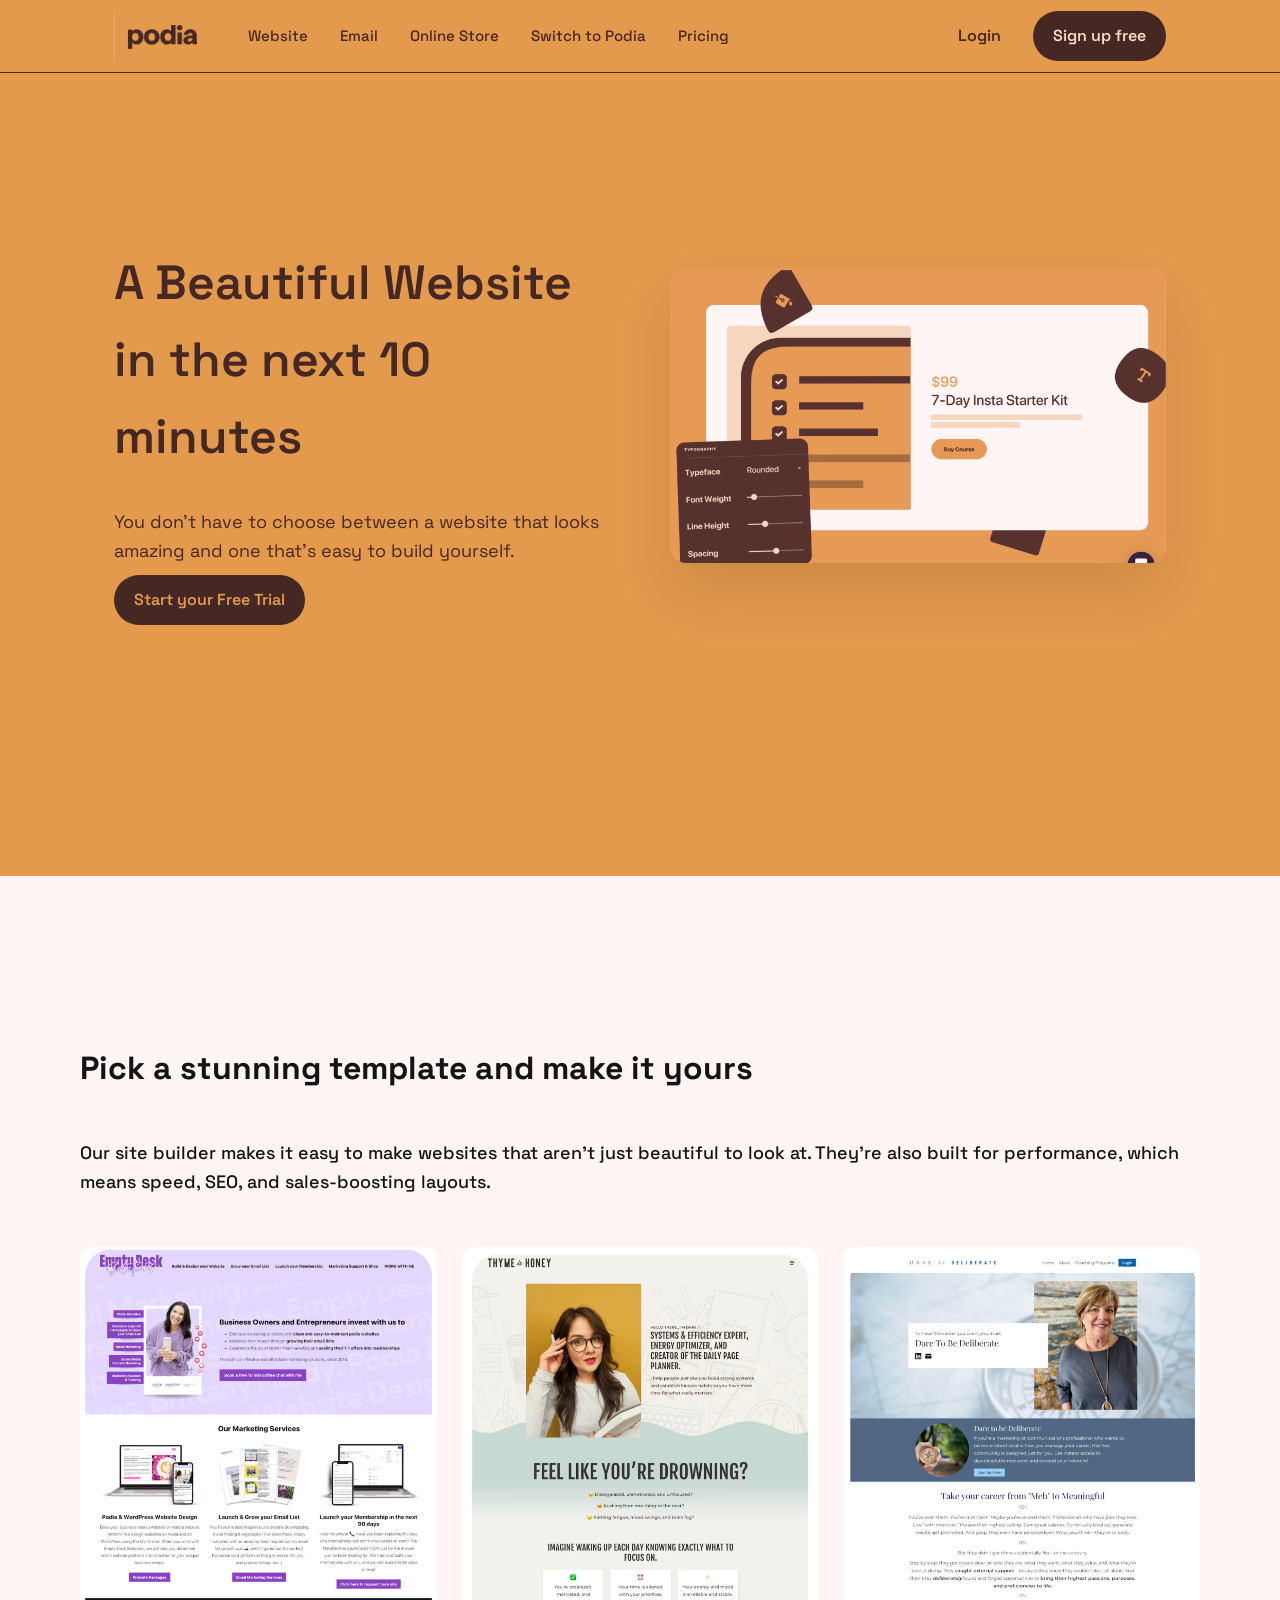
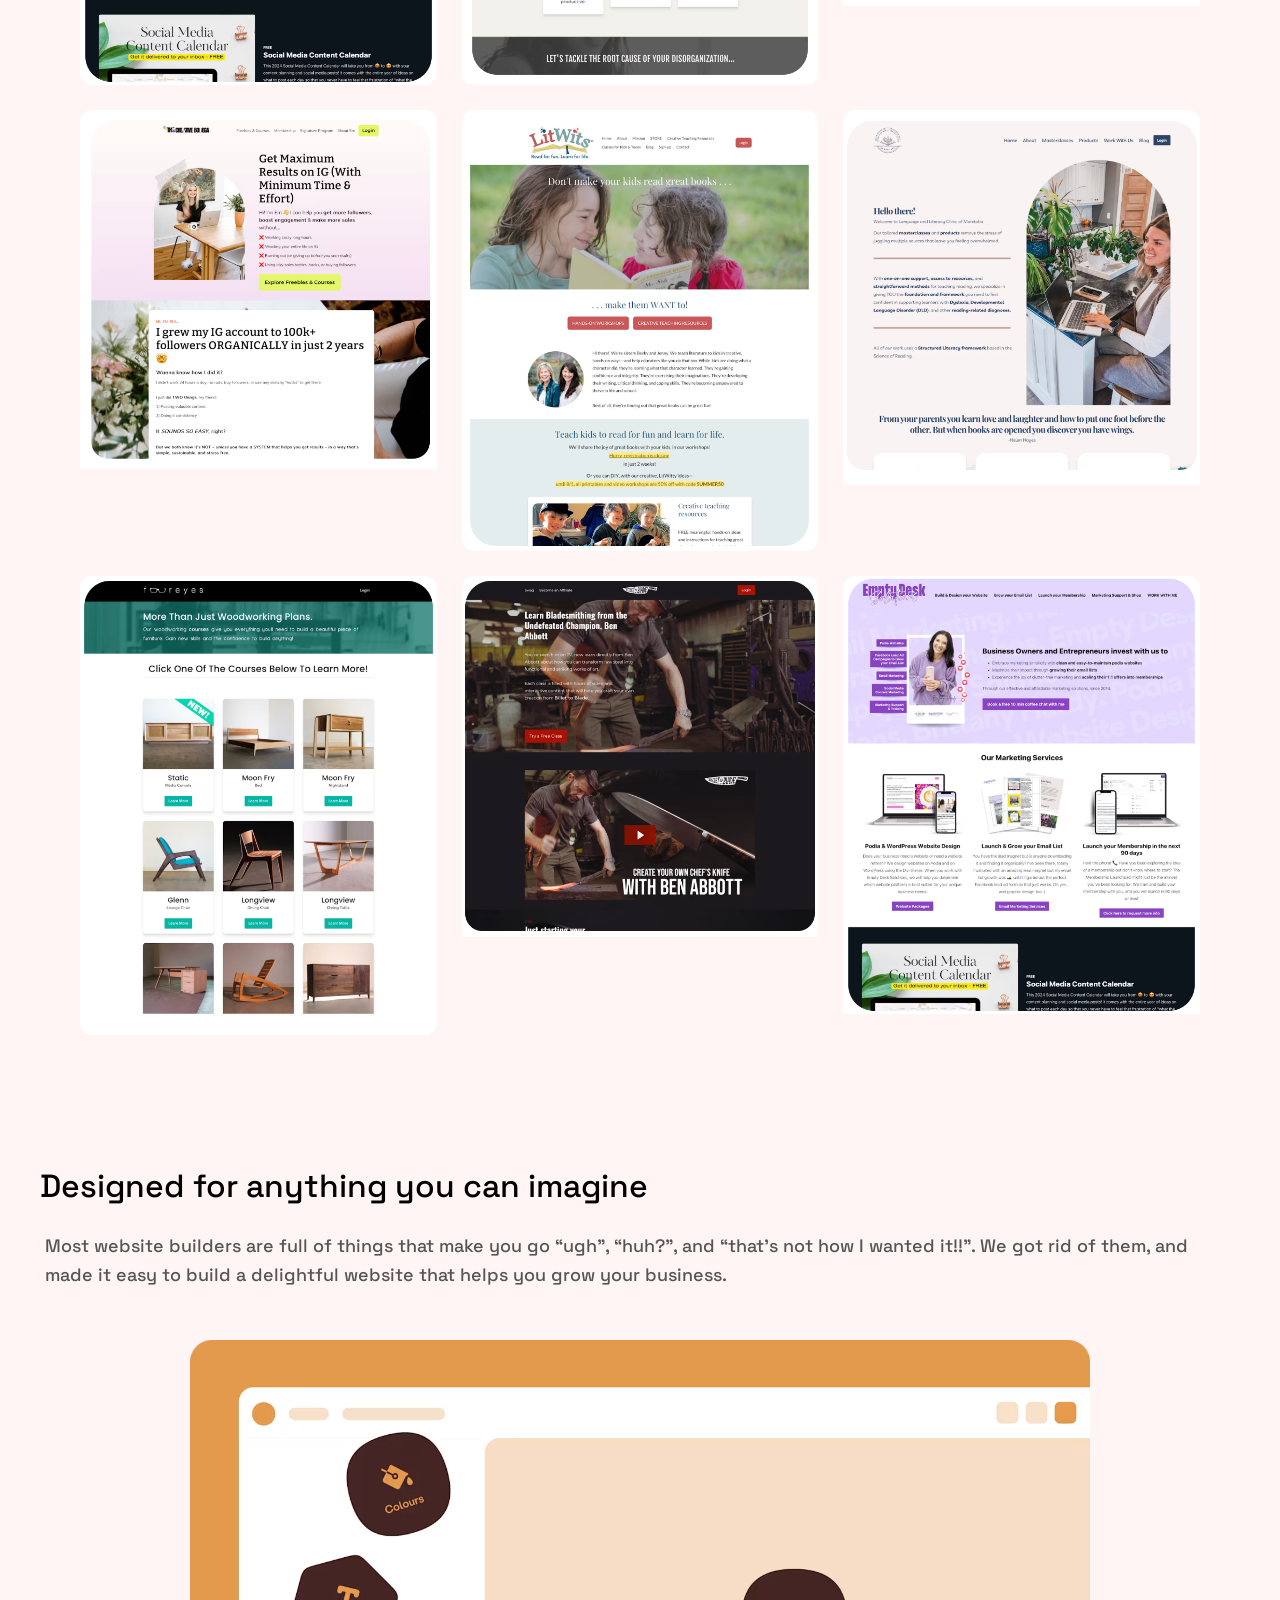
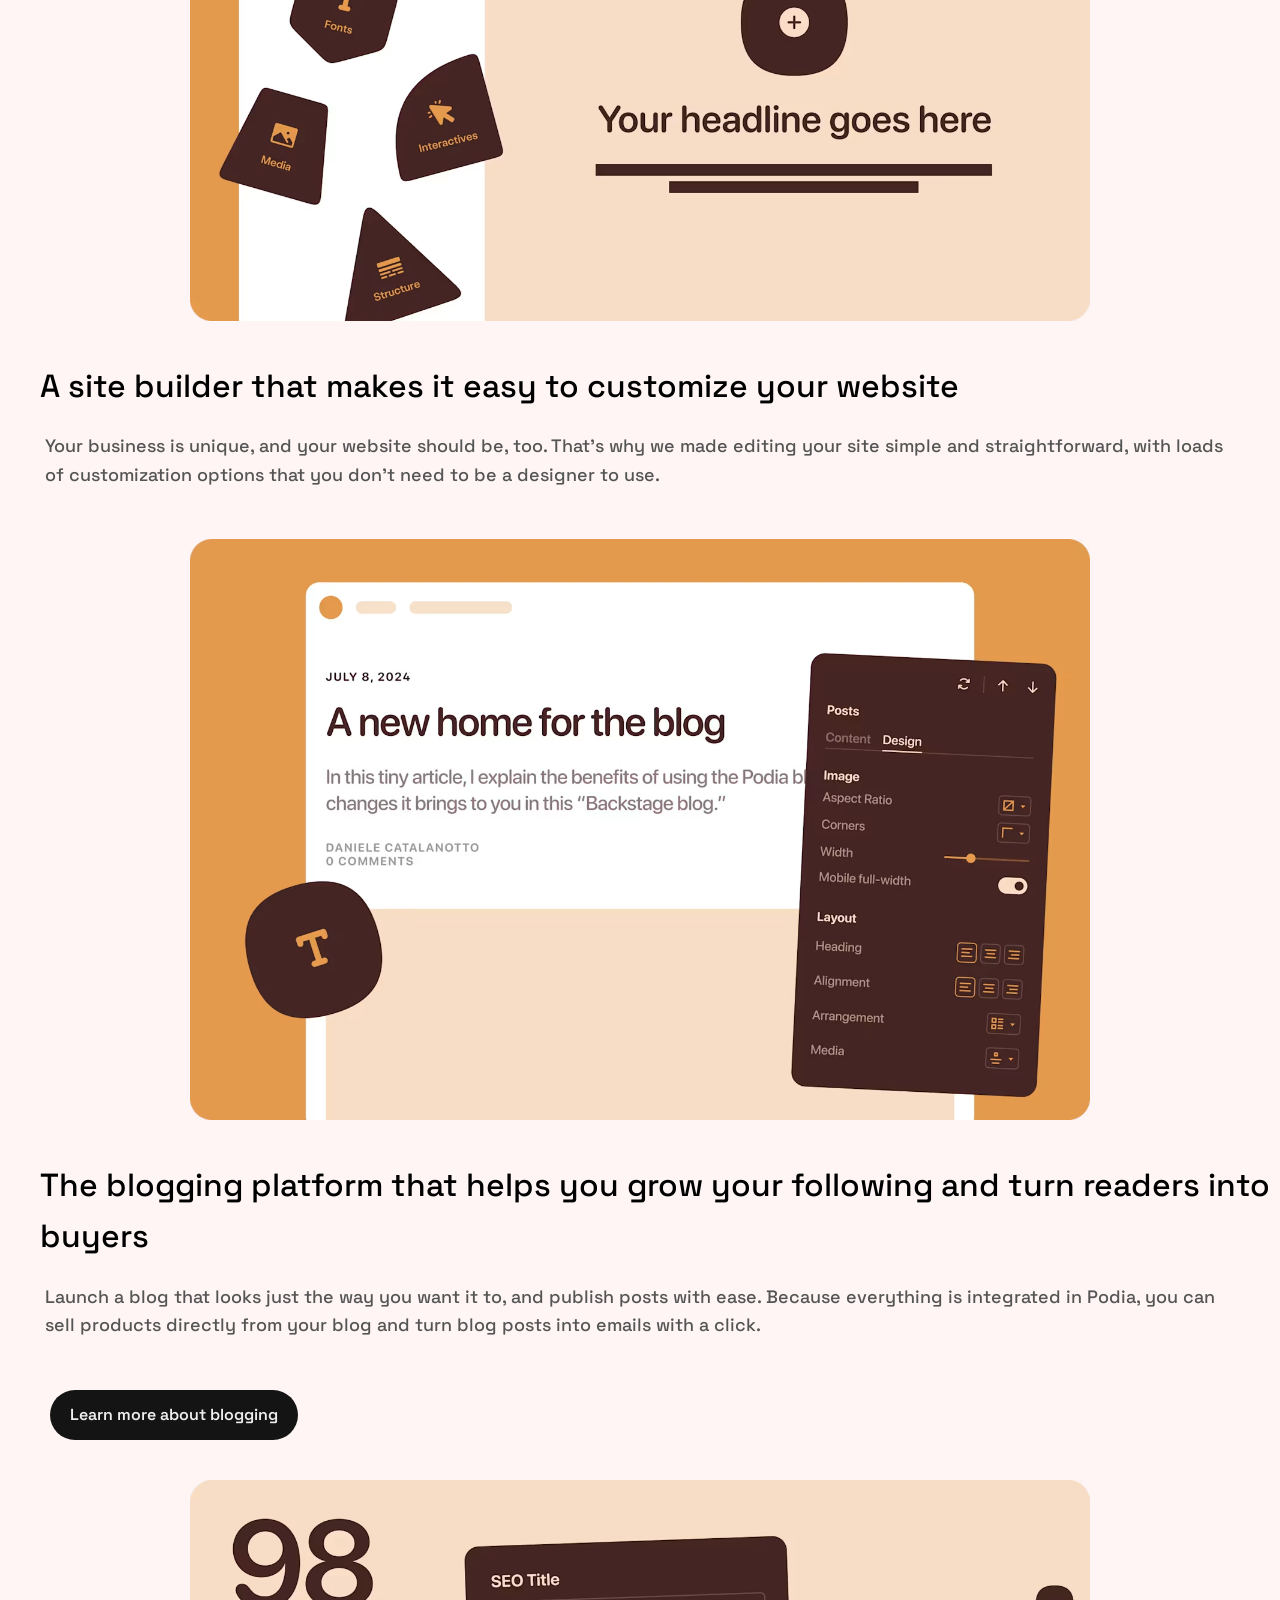
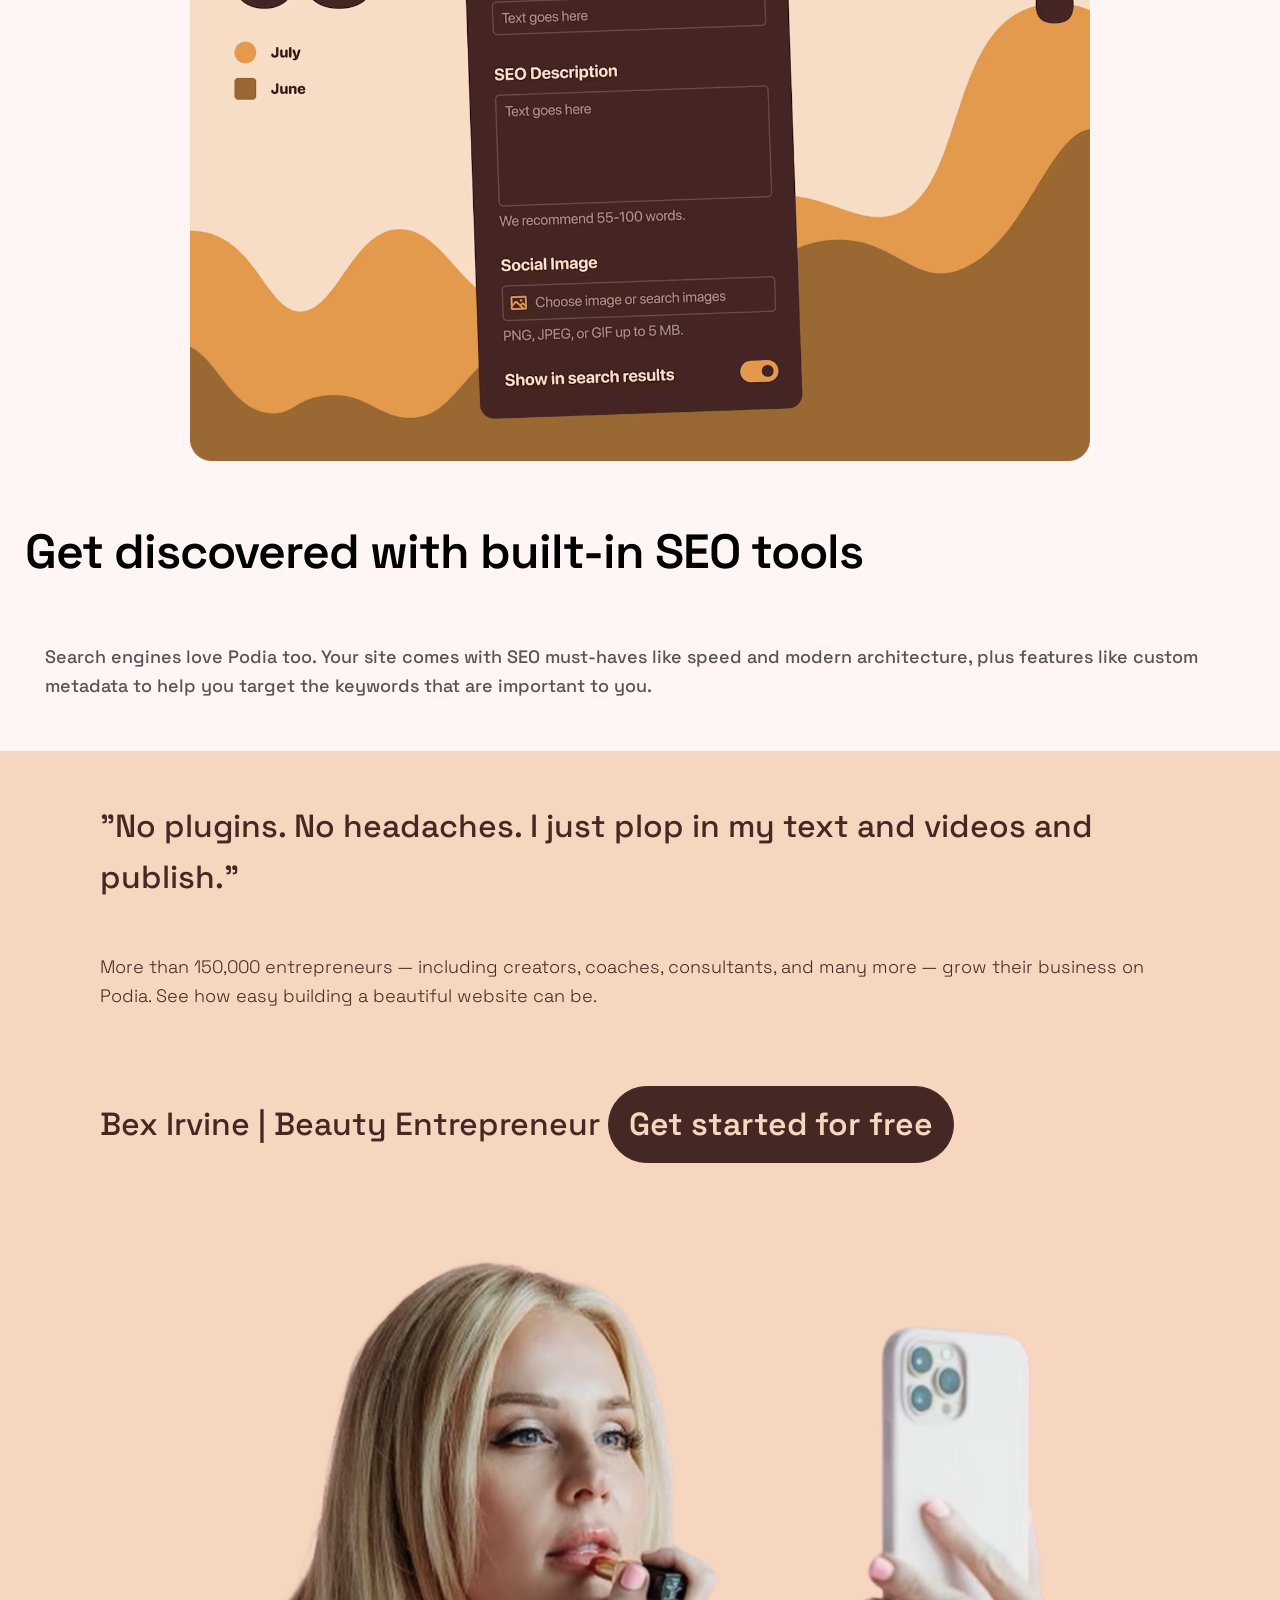
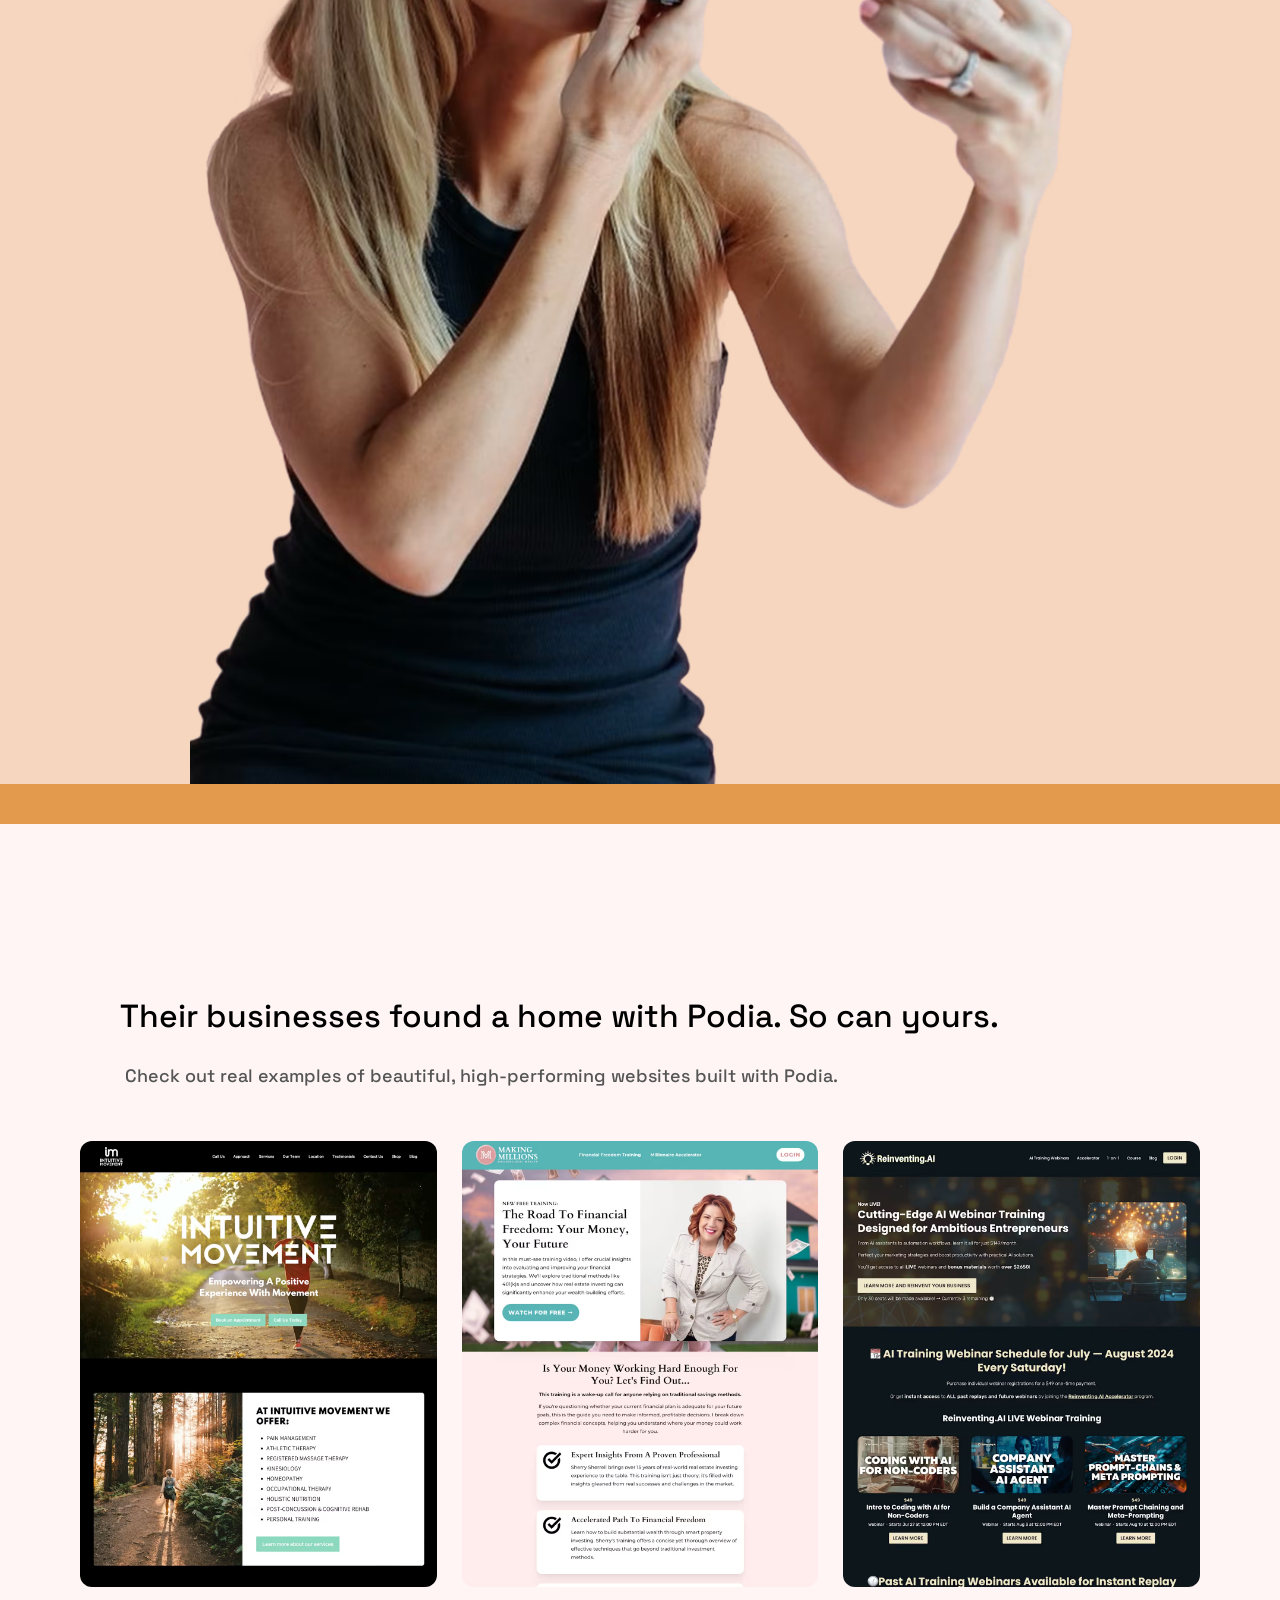
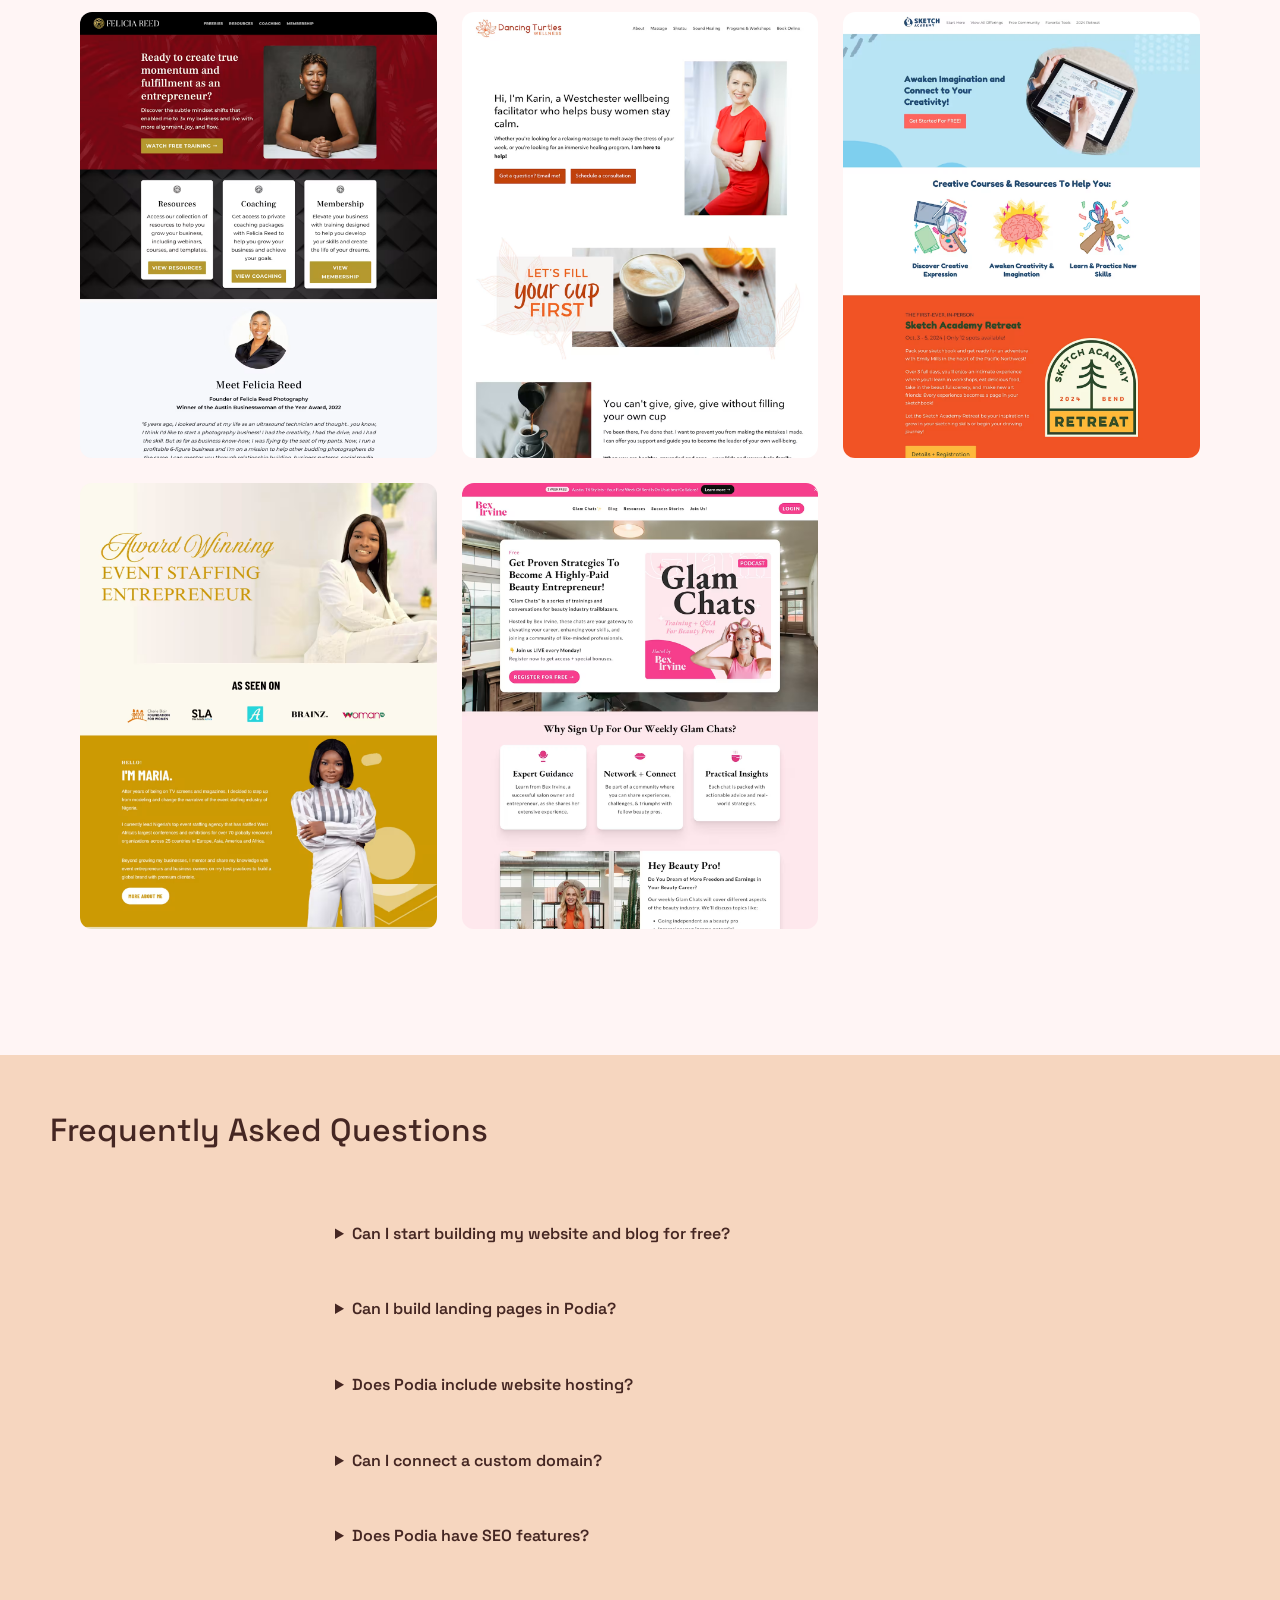
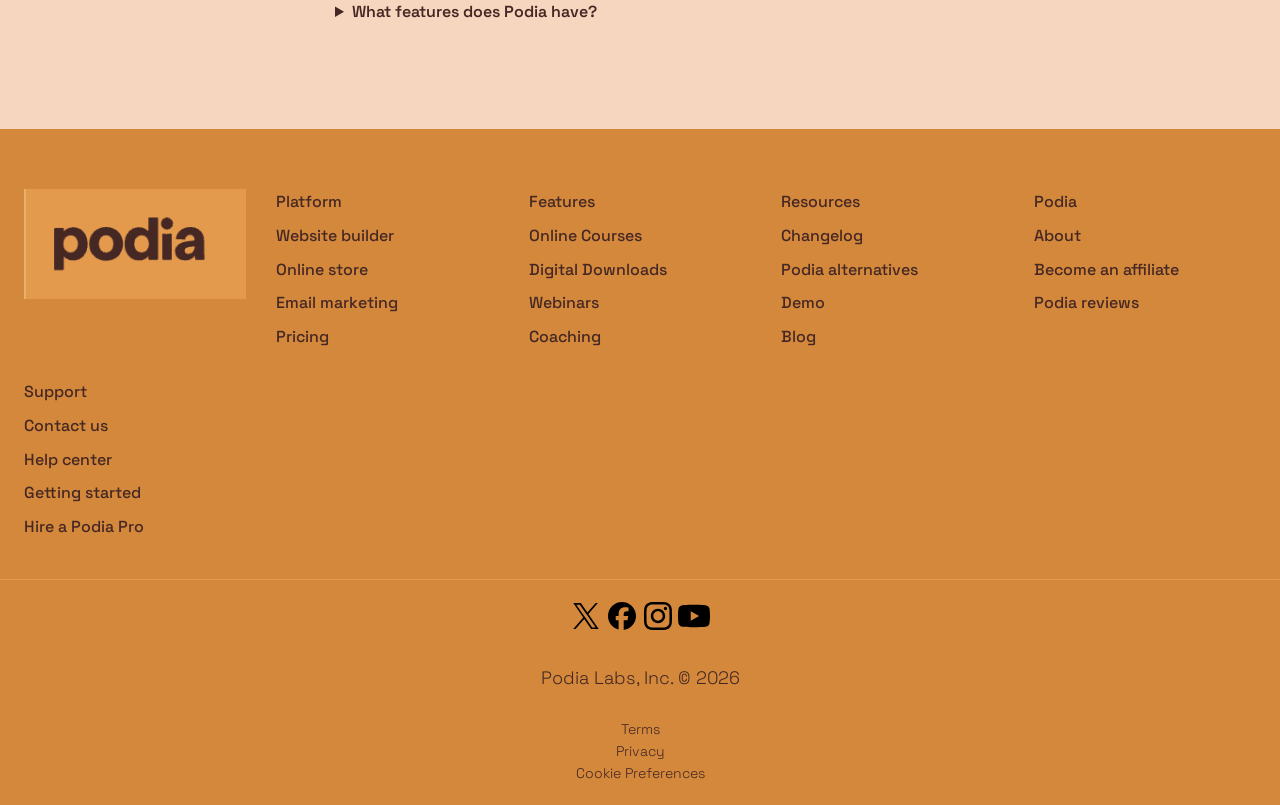
<file: index.html>
<!DOCTYPE html>

<html lang="en">

<head>

   <meta charset="UTF-8">
   <meta name="viewport" content="width=device-width, initial-scale=1.0">
    <meta http-equiv="X-UA-Compatible" content="ie=edge">
    <title>Website Page | Podia </title>

      <!-- Font -->
       <link rel="preconnect" href="https://fonts.googleapis.com">
       <link rel="preconnect" href="https://fonts.gstatic.com" crossorigin>
       <link href="https://fonts.googleapis.com/css2?family=Carter+One&family=Space+Grotesk:wght@300..700&display=swap" rel="stylesheet">
         <link href="https://fonts.googleapis.com/css2?family=Carter+One&family=Space+Grotesk:wght@300..700&display=swap" rel="stylesheet">


     <!-- CSS -->
         <link rel="stylesheet" href="css/normalize.css">
         <link rel="stylesheet" href="css/homepage.css">
</head>

<body>

<main class="page">



  <!-- NAV -->
  <header class="nav">
    <div class="container nav-inner">

      <ul class="nav-links">
        <li>
            <a href="#"><img src="components/img/atom-header-logo.png" alt="podia logo img"></a>
        </li>

        <li>
            <a href="#">Website</a>
        </li>

        <li>
            <a href="#">Email</a>
        </li>

          <li>
            <a href="#">Online Store</a>
        </li>

          <li>
            <a href="#">Switch to Podia</a>
        </li>

        <li>
            <a href="#">Pricing</a>
        </li>
      </ul>

      <div class="nav-actions">
        <a class="btn btn-login" href="#">Login</a>
        <a class="btn btn-signup" href="#">Sign up free</a>
      </div>

    </div>
</header>



  <!-- HERO -->
  <section class="hero">

<div class="container hero-inner">

      <div class="hero-text">
        <h2 class="hero-header">A Beautiful Website in the next 10 minutes</h2>
        <p class="hero-p">
          You don’t have to choose between a website that looks amazing and one that’s easy to build yourself.
        </p>

        <div class="hero-buttons">
            <a class="btn btn-primary">Start your Free Trial</a>
         </div>
      </div>

      <div class="hero-image">
       <img srcset="components/img/molecule-hero-card.png" src="components/img/molecule-hero-.png" alt="hero-image">
      </div>

 </div>
 
  </section>

    <!-- GALLERY 1 -->
  <section class="gallery section">
    <div class="container-body-grid">
        <h2 class="gallery-heading">Pick a stunning template and make it yours</h2>
        <p class="gallery-p">Our site builder makes it easy to make websites that aren’t just beautiful to look at. They’re also built for performance, which means speed, SEO, and sales-boosting layouts.</p>
        <ul class="gallery-grid">
            <li>
                <a href="#" class="image-link"></a>
                <img src="components/img/template-card.png" alt="webcard">
                 <span class="hover-text">View Site</span>

            </li>
                <li>
                <a href="#" class="image-link"></a>
                <img src="components/img/template-card2.png" alt="webcard">
                 <span class="hover-text">View Site</span>

            </li>
                <li>
                <a href="#" class="image-link"></a>
                <img src="components/img/template-card3.png" alt="webcard">
                 <span class="hover-text">View Site</span>

            </li>
                <li>
                <a href="#" class="image-link"></a>
                <img src="components/img/template-card4.png" alt="webcard">
                 <span class="hover-text">View Site</span>

            </li>
                <li>
                <a href="#" class="image-link"></a>
                <img src="components/img/template-card6.png" alt="webcard">
                 <span class="hover-text">View Site</span>

            </li>
                <li>
                <a href="#" class="image-link"></a>
                <img src="components/img/template-card7.png" alt="webcard">
                 <span class="hover-text">View Site</span>

            </li>
               <li>
                <a href="#" class="image-link"></a>
                <img src="components/img/template-card8.png" alt="webcard">
                 <span class="hover-text">View Site</span>

            </li>
                <li>
                <a href="#" class="image-link"></a>
                <img src="components/img/template-card9.png" alt="webcard">
                 <span class="hover-text">View Site</span>

            </li>
                <li>
                <a href="#" class="image-link"></a>
                <img src="components/img/template-card.png" alt="webcard">
                 <span class="hover-text">View Site</span>

            </li>

        </ul>
    </div>
  </section>

  <div class="header-images">
    <h2 class="headerh2">Designed for anything you can imagine</h2>
    <p class="header-images-p">Most website builders are full of things that make you go “ugh”, “huh?”, and “that’s not how I wanted it!!”. We got rid of them, and made it easy to build a delightful website that helps you grow your business.</p>
    <img srcset="components/homeimg/site-builder.avif" src="components/homeimg/site-builder.avif" alt="headline hero image">

    <h2 class="headerh2">A site builder that makes it easy to customize your website</h2>
    <p class="header-images-p">Your business is unique, and your website should be, too. That’s why we made editing your site simple and straightforward, with loads of customization options that you don’t need to be a designer to use.</p>
    <img srcset="components/homeimg/blogging-platform.avif" src="components/homeimg/blogging-platform.avif" alt="blogging image">
     <h2 class="headerh2">The blogging platform that helps you grow your following and turn readers into buyers</h2>
    <p class="header-images-p">Launch a blog that looks just the way you want it to, and publish posts with ease. Because everything is integrated in Podia, you can sell products directly from your blog and turn blog posts into emails with a click.</p>
    <a class="btn btn-primary blog">Learn more about blogging</a>
     <img srcset="components/homeimg/seo-tools.avif" src="components/homeimg/seo-tools.avif" alt="seo tools image">
     <h1>Get discovered with built-in SEO tools</h1>
     <p class="header-images-p">Search engines love Podia too. Your site comes with SEO must-haves like speed and modern architecture, plus features like custom metadata to help you target the keywords that are important to you.</p>
    <div class="bex">
         <q> "No plugins. No headaches. I just plop in my text and videos and publish."</q>

            <p class="bex-p">More than 150,000 entrepreneurs — including creators, coaches, consultants, and many more — grow their business on Podia. See how easy building a beautiful website can be.</p>
             <cite>Bex Irvine | Beauty Entrepreneur</cite>
            <a class="btn btn-secondary bexbtn">Get started for free</a>
        <img class="bex-img" srcset="components/homeimg/bex-irvine.avif" src="components/homeimg/bex-irvine.avif"  alt="bex irvine image">
    </div>

  </div>


    <!-- GALLERY 2 -->
<section class="gallery section">
    <div class="container-body-grid">
        <h2 class="headerh2">Their businesses found a home with Podia. So can yours.</h2>
        <p class="header-images-p">Check out real examples of beautiful, high-performing websites built with Podia.</p>
        <ul class="gallery-grid">
            <li>
                <a href="#" class="image-link"></a>
                <img src="components/homeimg/card1.avif" alt="webcard">
                 <span class="hover-text">View Site</span>

            </li>
                <li>
                <a href="#" class="image-link"></a>
                <img src="components/homeimg/card2.avif" alt="webcard">
                 <span class="hover-text">View Site</span>

            </li>
                <li>
                <a href="#" class="image-link"></a>
                <img src="components/homeimg/card3.avif" alt="webcard">
                 <span class="hover-text">View Site</span>

            </li>
                <li>
                <a href="#" class="image-link"></a>
                <img src="components/homeimg/card4.avif" alt="webcard">
                 <span class="hover-text">View Site</span>

            </li>
                <li>
                <a href="#" class="image-link"></a>
                <img src="components/homeimg/card5.avif" alt="webcard">
                 <span class="hover-text">View Site</span>

            </li>
                <li>
                <a href="#" class="image-link"></a>
                <img src="components/homeimg/card6.avif" alt="webcard">
                 <span class="hover-text">View Site</span>

            </li>
               <li>
                <a href="#" class="image-link"></a>
                <img src="components/homeimg/card7.avif" alt="webcard">
                 <span class="hover-text">View Site</span>

            </li>
                <li>
                <a href="#" class="image-link"></a>
                <img src="components/homeimg/card8.avif" alt="webcard">
                 <span class="hover-text">View Site</span>

            </li>
        </ul>
    </div>
  </section>



  <!-- GRID -->

  <!-- CARDS -->




<section class="faq">
<h2>Frequently Asked Questions</h2>
 <div class="faq-container">
  <details>
    <summary>Can I start building my website and blog for free?</summary>
    <div class="answer">
      <p>Yep, you can! Podia's 30-day free trial includes our no-code website builder and blogging tool so you can set up your full website, blog, and unlimited landing pages. Whether you’re a new creator or a seasoned small business owner, we make it easy and affordable to establish a memorable online presence.</p>
    </div>
  </details>

  <details>
    <summary>Can I build landing pages in Podia?</summary>
    <div class="answer">
      <p>Absolutely! You can use the Podia website tool to create a full website, stand-alone landing pages, or both. You can also decide whether or not each page has a site header. No matter what you create, you’ll have access to the same great library of website sections and design features.</p>
    </div>
  </details>


  <details>
    <summary>Does Podia include website hosting?</summary>
    <div class="answer">
      <p>We host all Podia websites, landing pages, and blogs, so you don’t have to worry about finding, maintaining, and paying for your own hosting. Podia websites also come with an SSL certificate to keep your site safe and secure.</p>
    </div>
  </details>

    <details>
    <summary>Can I connect a custom domain?</summary>
    <div class="answer">
      <p>All plans come with a free podia.com subdomain that you can use for as long as you like. If you prefer to use a custom domain name, you can connect your custom domain on Mover and Shaker.</p>
    </div>
  </details>

    <details>
    <summary>Does Podia have SEO features?</summary>
    <div class="answer">
      <p>Podia has SEO features for your website pages, landing pages, and blog posts. For each page and post, you can adjust your SEO title and description, customize your URL, and decide whether or not your content should appear in the search results.</p>
    </div>
  </details>


    <details>
    <summary>What features does Podia have?</summary>
    <div class="answer">
      <p>Podia is an all-in-one platform for running your online business. You get a full website, your own blog, unlimited landing pages, and the ability to sell digital products like courses, coaching, downloads, webinars, and any other type of file you like. Podia also includes your checkout cart, online store, affiliates, and email marketing so you don’t have to connect other tools.</p>
    </div>
  </details>


</div>

</section>

</main>


 <!-- FOOTER -->
 <footer class="footer">

  <div class="container footer-grid">

    <!-- BRAND -->
    <div class="footer-branding">
      <img src="components/img/atom-header-logo.png" alt="Podia logo">
    </div>

    <!-- COLUMN -->
        <div class="footer-col">
                <h3>Platform</h3>
                <a href="#">Website builder </a>
                <a href="#">Online store </a>
                <a href="#">Email marketing </a>
                <a href="#">Pricing </a>
                </div>
             <div class="footer-col">
                <h3>Features</h3>
                <a href="#">Online Courses </a>
                <a href="#">Digital Downloads </a>
                <a href="#">Webinars </a>
                <a href="#">Coaching </a>
                </div>

            <div class="footer-col">
                    <h3>Resources</h3>
                    <a href="#">Changelog </a>
                    <a href="#">Podia alternatives </a>
                    <a href="#">Demo </a>
                    <a href="#">Blog </a>
                    </div>

            <div class="footer-col">
                    <h3>Podia</h3>
                    <a href="#">About </a>
                    <a href="#">Become an affiliate </a>
                    <a href="#">Podia reviews </a>
                    </div>


                <div class="footer-col">
                <h3>Support</h3>
                <a href="#">Contact us </a>
                <a href="#">Help center </a>
                <a href="#">Getting started </a>
                <a href="#">Hire a Podia Pro </a>
                </div>


  </div>

  <div class="footer-bottom">
    <div class="container">
      <svg xmlns="http://www.w3.org/2000/svg" width="32" height="32" viewBox="0 0 32 32">
        <path d="M18.42,14.009L27.891,3h-2.244l-8.224,9.559L10.855,3H3.28l9.932,14.455L3.28,29h2.244l8.684-10.095,6.936,10.095h7.576l-10.301-14.991h0Zm-3.074,3.573l-1.006-1.439L6.333,4.69h3.447l6.462,9.243,1.006,1.439,8.4,12.015h-3.447l-6.854-9.804h0Z"></path>
            </svg>
            <svg xmlns="http://www.w3.org/2000/svg" width="32" height="32" viewBox="0 0 32 32">
              <path d="M16,2c-7.732,0-14,6.268-14,14,0,6.566,4.52,12.075,10.618,13.588v-9.31h-2.887v-4.278h2.887v-1.843c0-4.765,2.156-6.974,6.835-6.974,.887,0,2.417,.174,3.043,.348v3.878c-.33-.035-.904-.052-1.617-.052-2.296,0-3.183,.87-3.183,3.13v1.513h4.573l-.786,4.278h-3.787v9.619c6.932-.837,12.304-6.74,12.304-13.897,0-7.732-6.268-14-14-14Z"></path>
            </svg>
            <svg xmlns="http://www.w3.org/2000/svg" width="32" height="32" viewBox="0 0 32 32">
                
              <path d="M10.202,2.098c-1.49,.07-2.507,.308-3.396,.657-.92,.359-1.7,.84-2.477,1.619-.776,.779-1.254,1.56-1.61,2.481-.345,.891-.578,1.909-.644,3.4-.066,1.49-.08,1.97-.073,5.771s.024,4.278,.096,5.772c.071,1.489,.308,2.506,.657,3.396,.359,.92,.84,1.7,1.619,2.477,.779,.776,1.559,1.253,2.483,1.61,.89,.344,1.909,.579,3.399,.644,1.49,.065,1.97,.08,5.771,.073,3.801-.007,4.279-.024,5.773-.095s2.505-.309,3.395-.657c.92-.36,1.701-.84,2.477-1.62s1.254-1.561,1.609-2.483c.345-.89,.579-1.909,.644-3.398,.065-1.494,.081-1.971,.073-5.773s-.024-4.278-.095-5.771-.308-2.507-.657-3.397c-.36-.92-.84-1.7-1.619-2.477s-1.561-1.254-2.483-1.609c-.891-.345-1.909-.58-3.399-.644s-1.97-.081-5.772-.074-4.278,.024-5.771,.096m.164,25.309c-1.365-.059-2.106-.286-2.6-.476-.654-.252-1.12-.557-1.612-1.044s-.795-.955-1.05-1.608c-.192-.494-.423-1.234-.487-2.599-.069-1.475-.084-1.918-.092-5.656s.006-4.18,.071-5.656c.058-1.364,.286-2.106,.476-2.6,.252-.655,.556-1.12,1.044-1.612s.955-.795,1.608-1.05c.493-.193,1.234-.422,2.598-.487,1.476-.07,1.919-.084,5.656-.092,3.737-.008,4.181,.006,5.658,.071,1.364,.059,2.106,.285,2.599,.476,.654,.252,1.12,.555,1.612,1.044s.795,.954,1.051,1.609c.193,.492,.422,1.232,.486,2.597,.07,1.476,.086,1.919,.093,5.656,.007,3.737-.006,4.181-.071,5.656-.06,1.365-.286,2.106-.476,2.601-.252,.654-.556,1.12-1.045,1.612s-.955,.795-1.608,1.05c-.493,.192-1.234,.422-2.597,.487-1.476,.069-1.919,.084-5.657,.092s-4.18-.007-5.656-.071M21.779,8.517c.002,.928,.755,1.679,1.683,1.677s1.679-.755,1.677-1.683c-.002-.928-.755-1.679-1.683-1.677,0,0,0,0,0,0-.928,.002-1.678,.755-1.677,1.683m-12.967,7.496c.008,3.97,3.232,7.182,7.202,7.174s7.183-3.232,7.176-7.202c-.008-3.97-3.233-7.183-7.203-7.175s-7.182,3.233-7.174,7.203m2.522-.005c-.005-2.577,2.08-4.671,4.658-4.676,2.577-.005,4.671,2.08,4.676,4.658,.005,2.577-2.08,4.671-4.658,4.676-2.577,.005-4.671-2.079-4.676-4.656h0"></path>
            </svg>
            <svg xmlns="http://www.w3.org/2000/svg" width="32" height="32" viewBox="0 0 32 32">
              <path d="M31.331,8.248c-.368-1.386-1.452-2.477-2.829-2.848-2.496-.673-12.502-.673-12.502-.673,0,0-10.007,0-12.502,.673-1.377,.37-2.461,1.462-2.829,2.848-.669,2.512-.669,7.752-.669,7.752,0,0,0,5.241,.669,7.752,.368,1.386,1.452,2.477,2.829,2.847,2.496,.673,12.502,.673,12.502,.673,0,0,10.007,0,12.502-.673,1.377-.37,2.461-1.462,2.829-2.847,.669-2.512,.669-7.752,.669-7.752,0,0,0-5.24-.669-7.752ZM12.727,20.758V11.242l8.364,4.758-8.364,4.758Z"></path>
            </svg>
            <p class="credits">Podia Labs, Inc. © 2026</p>
            <ul class="legal-links">
                <li> <a class="link" href="#">Terms</a></li>
                <li> <a class="link" href="#">Privacy</a></li>
                 <li> <a class="link" href="#">Cookie Preferences </a></li>
            </ul>

      
    </div>
  </div>

</footer>



</body>


</html>
</file>
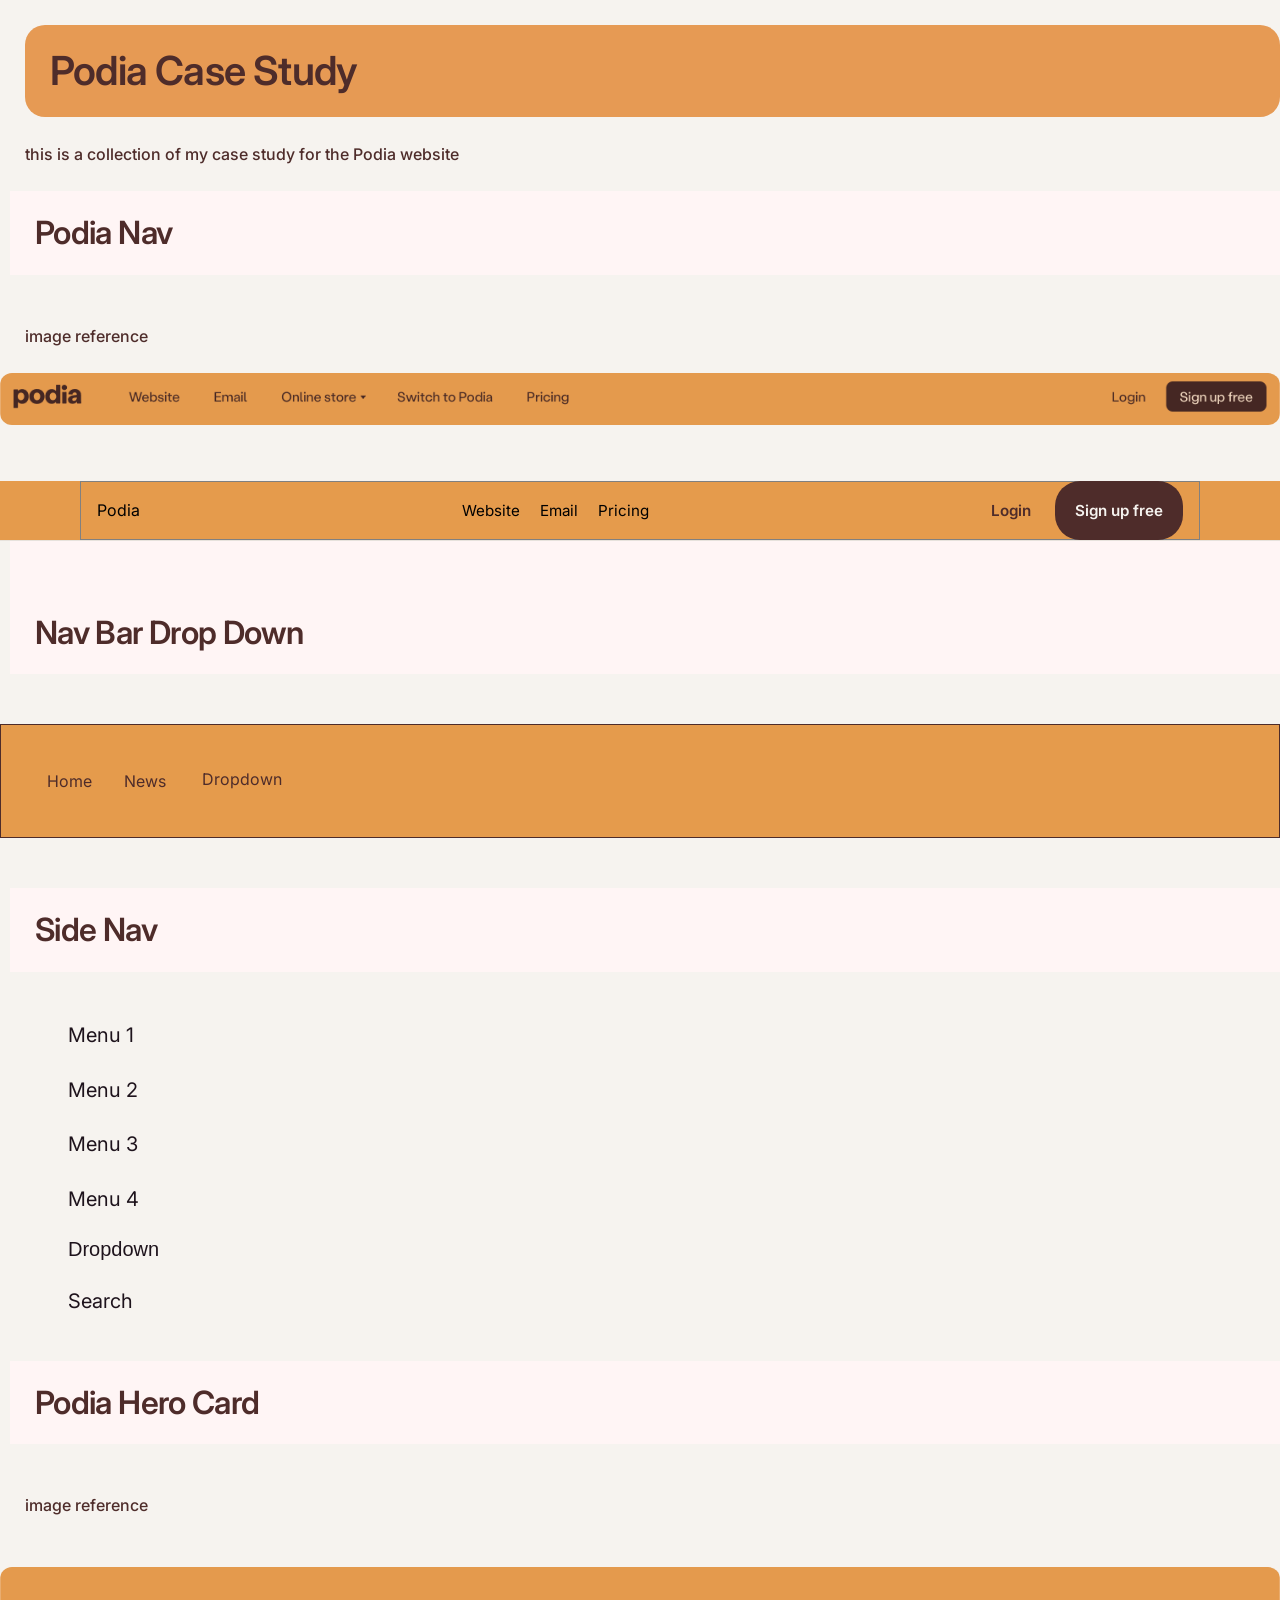
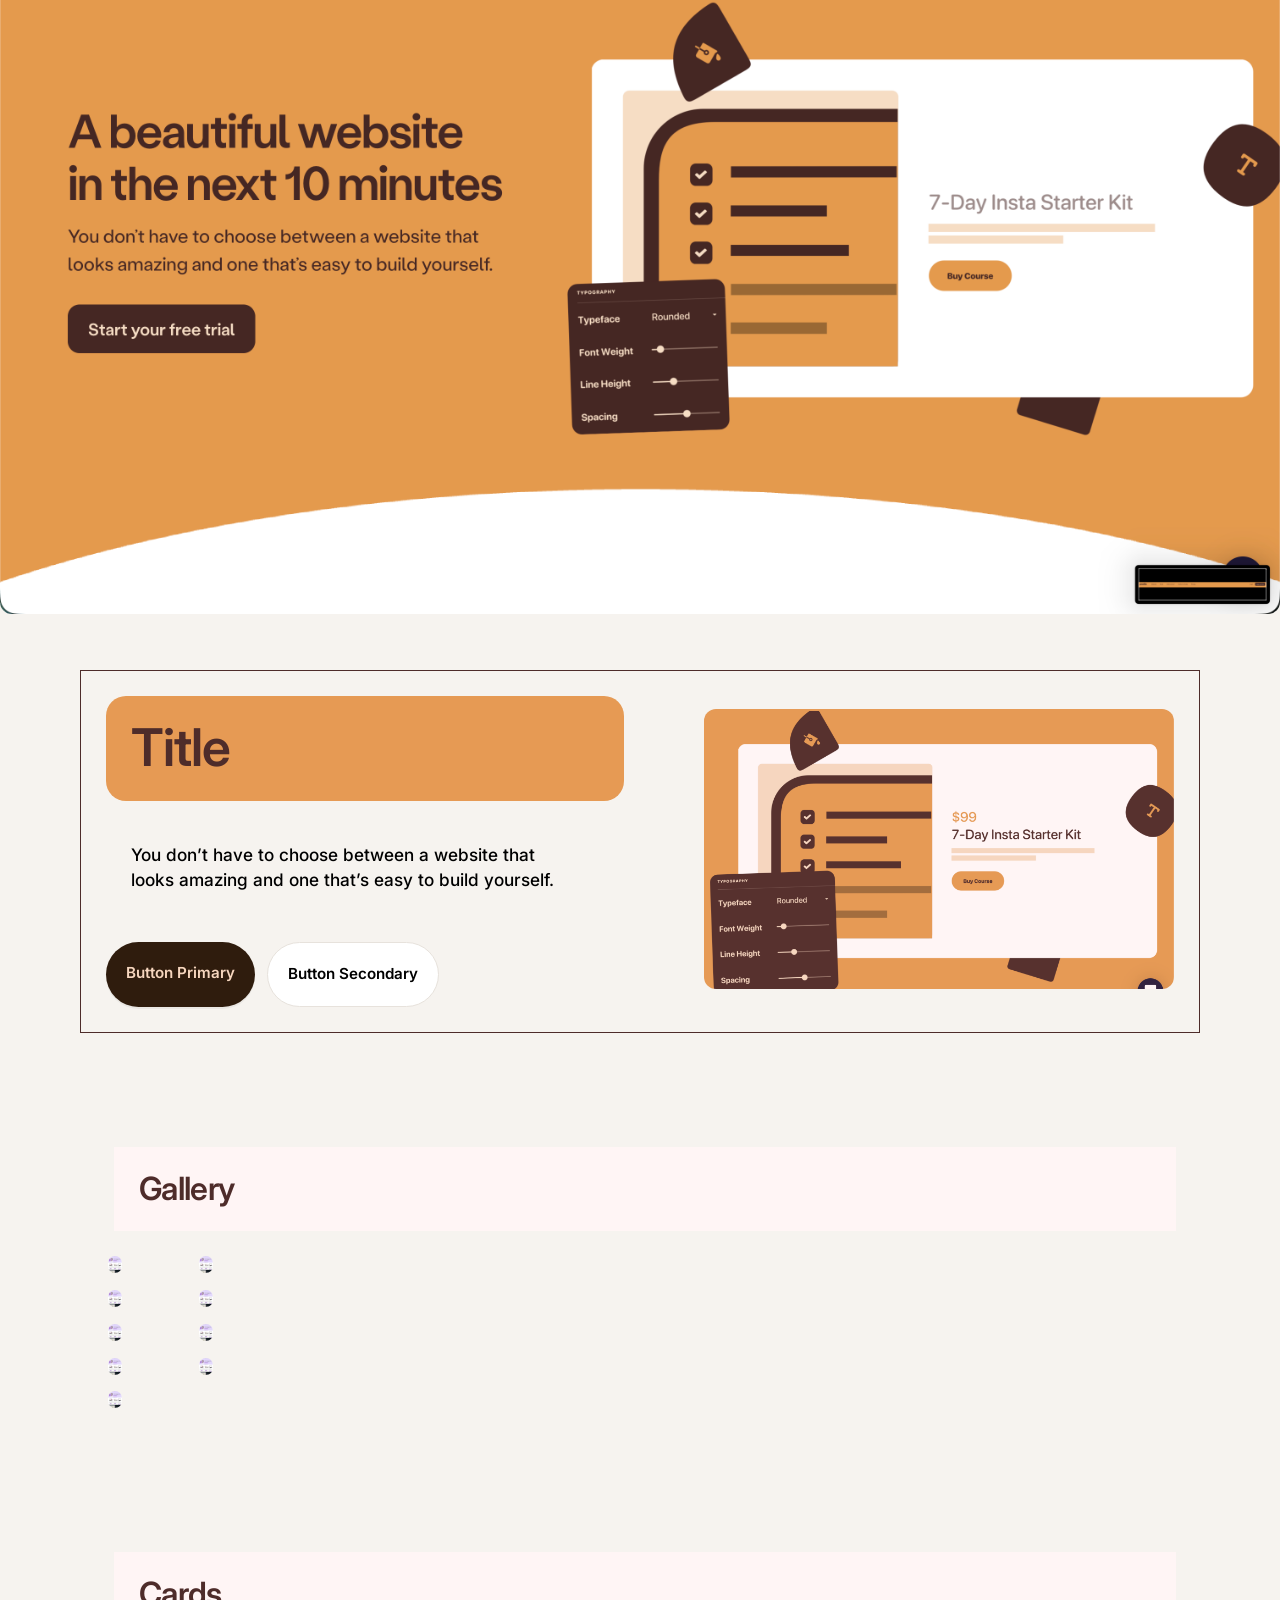
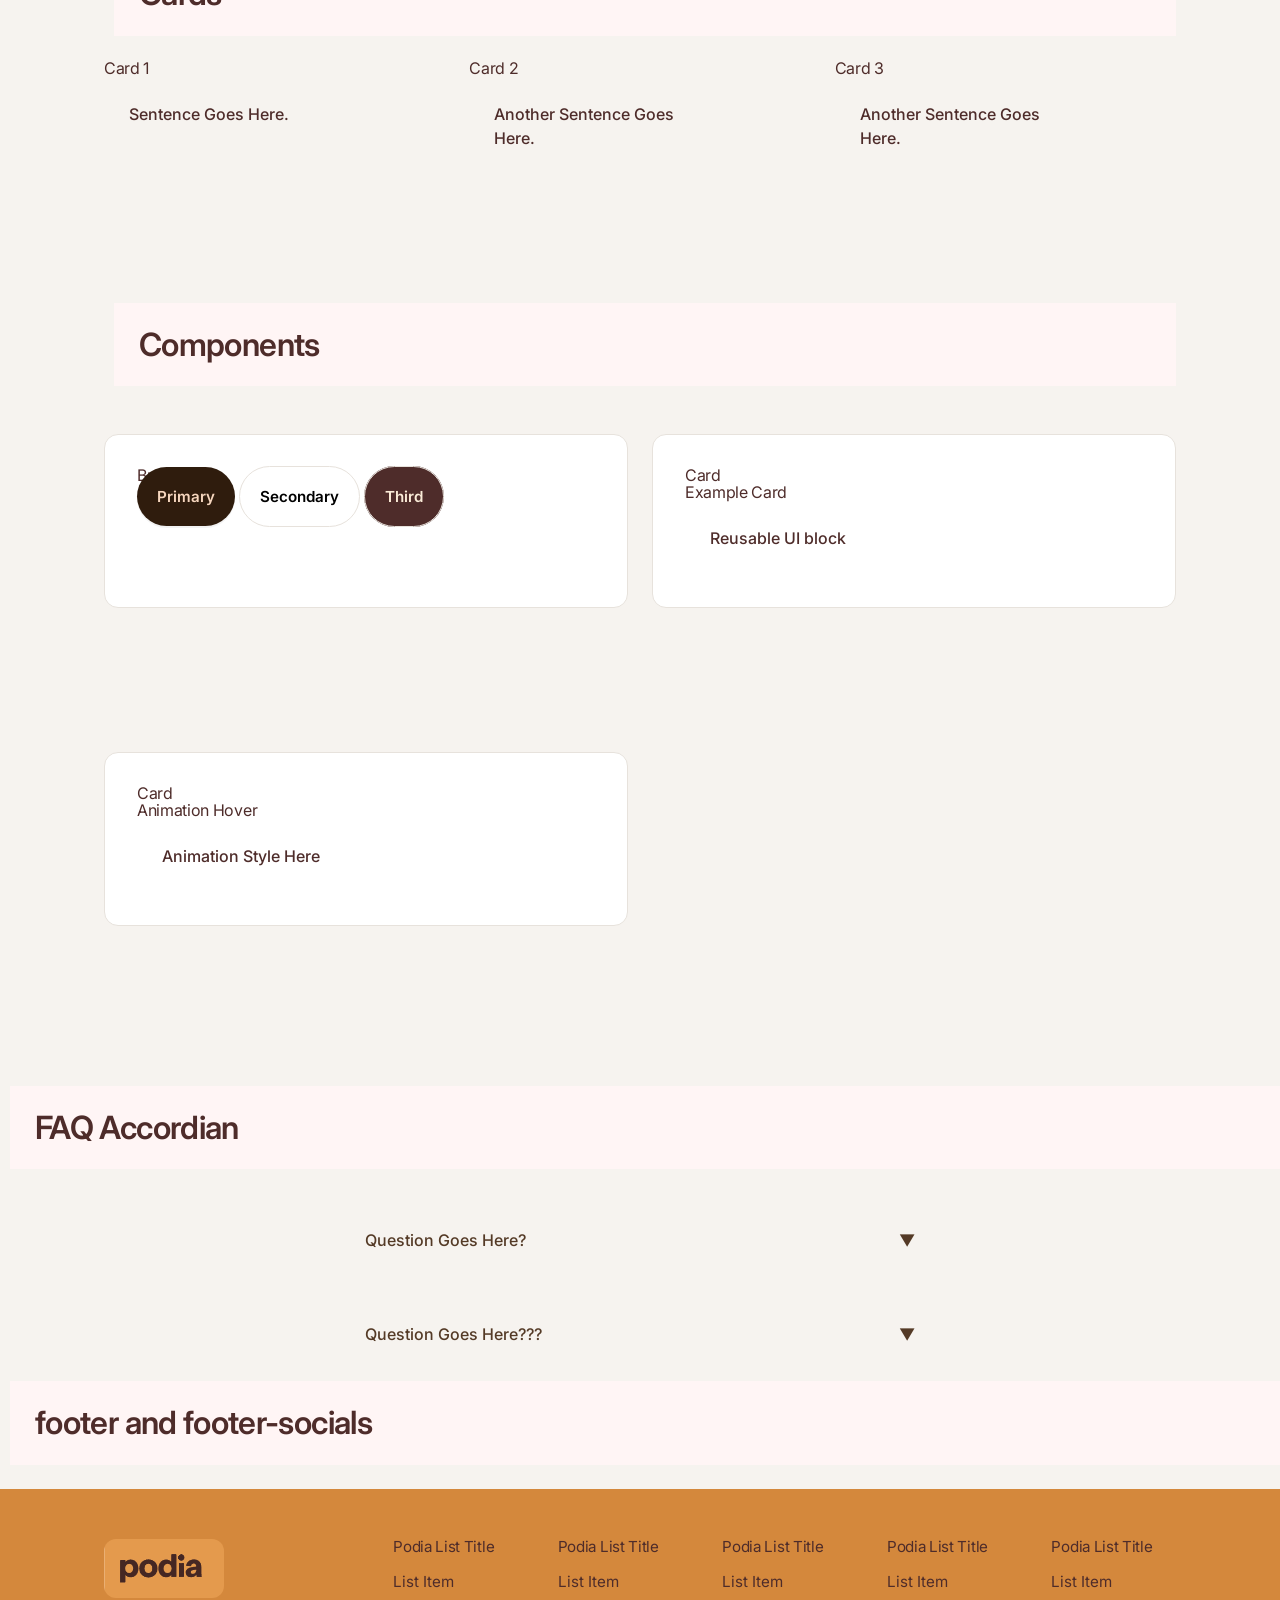
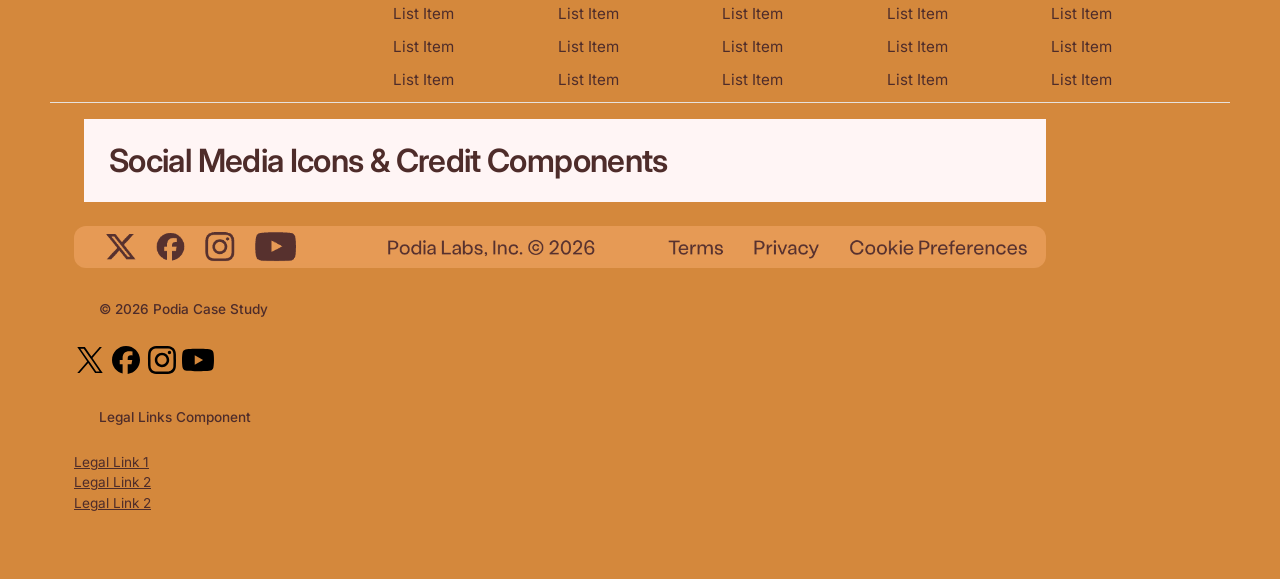
<file: components/index.html>
<!DOCTYPE html>
<html lang="en">
<head>
  <meta charset="UTF-8">
  <meta name="viewport" content="width=device-width, initial-scale=1.0">
  <title>Podia Case Study</title>

  <!-- Font -->
  <link href="https://fonts.googleapis.com/css2?family=Inter:wght@300;400;600&display=swap" rel="stylesheet">

  <!-- CSS -->
  <link rel="stylesheet" href="../css/normalize.css">
  <link rel="stylesheet" href="../css/main.css">
</head>

<body>

<main class="page">

    <h1 class="podia-case-study">Podia Case Study </h1>
    <p>this is a collection of my case study for the Podia website</p>



  <!-- NAV -->

  <h2> Podia Nav </h2>
  <p>image reference</p>
  <img src="img/podia-header.png">
  <header class="nav">
    <div class="container nav-inner">

      <div class="logo">Podia</div>

      <ul class="nav-links">
        <li><a href="#">Website</a></li>
        <li><a href="#">Email</a></li>
        <li><a href="#">Pricing</a></li>
      </ul>

      <div class="nav-actions">
        <a class="btn btn-login" href="#">Login</a>
        <a class="btn btn-signup" href="#">Sign up free</a>
      </div>

    </div>
</header>

<h2 class="nav-bardd">Nav Bar Drop Down</h2>
    <div class="navbar">
        <a href="#home">Home</a>
  <a href="#news">News</a>
  <div class="dropdown">
    <button class="dropbtn">Dropdown
      <i class="fa fa-caret-down"></i>
    </button>
    <div class="dropdown-content">
      <a href="#">Link 1</a>
      <a href="#">Link 2</a>
      <a href="#">Link 3</a>
    </div>
  </div>
 </div>

 <h2> Side Nav</h2>
 <div class="sidenav">
    <a href="#">Menu 1</a>
  <a href="#">Menu 2</a>
  <a href="#">Menu 3</a>
  <a href="#">Menu 4</a>
  <button class="dropdown-btn">Dropdown
    <i class="fa fa-caret-down"></i>
  </button>
  <div class="dropdown-container">
    <a href="#">Link 1</a>
    <a href="#">Link 2</a>
    <a href="#">Link 3</a>
  </div>
  <a href="#">Search</a>
 </div>

  <!-- HERO -->
   <h2> Podia Hero Card</h2>
   <p> image reference</p>
  <section class="hero">
    <div class="hero-card">
        <img src="img/organism-hero.png">
    <div class="container hero-inner">

      <div class="hero-text">
        <h1>Title</h1>
        <p>
          You don’t have to choose between a website that looks amazing and one that’s easy to build yourself.
        </p>

        <div class="hero-buttons">
          <a class="btn btn-primary">Button Primary</a>
          <a class="btn btn-secondary">Button Secondary</a>
        </div>
      </div>

      <div class="hero-image">
       <img src="img/molecule-hero-card.png" alt="hero-image">
      </div>

    </div>
    </div>
  </section>

    <!-- HERO -->
  <section class="gallery section">
    <div class="container">
        <div class="container-header-grid">
            <header class="container-title">
                <h2>Gallery</h2>
            </header>
        </div>
    <div class="container-body-grid">
        <ul class="gallery-grid">
            <li>
                <a href="#" class="image-link"></a>
                <img src="img/template-card.png" alt="webcard">
                 <span class="hover-text">Hover Text Example</span>

            </li>
                <li>
                <a href="#" class="image-link"></a>
                <img src="img/template-card.png" alt="webcard">
                 <span class="hover-text">Hover Text Example</span>

            </li>
                <li>
                <a href="#" class="image-link"></a>
                <img src="img/template-card.png" alt="webcard">
                 <span class="hover-text">Hover Text Example</span>

            </li>
                <li>
                <a href="#" class="image-link"></a>
                <img src="img/template-card.png" alt="webcard">
                 <span class="hover-text">Hover Text Example</span>

            </li>
                <li>
                <a href="#" class="image-link"></a>
                <img src="img/template-card.png" alt="webcard">
                 <span class="hover-text">Hover Text Example</span>

            </li>
                <li>
                <a href="#" class="image-link"></a>
                <img src="img/template-card.png" alt="webcard">
                 <span class="hover-text">Hover Text Example</span>

            </li>
               <li>
                <a href="#" class="image-link"></a>
                <img src="img/template-card.png" alt="webcard">
                 <span class="hover-text">Hover Text Example</span>

            </li>
                <li>
                <a href="#" class="image-link"></a>
                <img src="img/template-card.png" alt="webcard">
                 <span class="hover-text">Hover Text Example</span>

            </li>
                <li>
                <a href="#" class="image-link"></a>
                <img src="img/template-card.png" alt="webcard">
                 <span class="hover-text">Hover Text Example</span>

            </li>

        </ul>
    </div>
    </div>
  </section>

  


  <!-- GRID -->
  <section class="section">
    <div class="container">

      <h2>Cards</h2>

      <div class="grid-3">

        <div class="card">
          <h3>Card 1</h3>
          <p>Sentence Goes Here.</p>
        </div>

        <div class="card">
          <h3>Card 2</h3>
          <p>Another Sentence Goes Here.</p>
        </div>

        <div class="card">
          <h3>Card 3 </h3>
          <p>Another Sentence Goes Here.</p>
        </div>

      </div>

    </div>
  </section>

  <!-- MORE COMPONENTS -->
  <section class="section">
    <div class="container">

      <h2>Components</h2>

      <div class="grid-2">

        <div class="component">
          <h3>Buttons</h3>
          <a class="btn btn-primary">Primary</a>
          <a class="btn btn-secondary">Secondary</a>
          <a class="btn btn-tertiary">Third</a>
        </div>



        <div class="component">
          <h3>Card</h3>
          <div class="card">
            <h3>Example Card</h3>
            <p>Reusable UI block</p>
          </div>
        </div>

         <div class="component">
          <h3>Card</h3>
          <div class="card">
            <h3>Animation Hover</h3>
            <p class="nimation">Animation Style Here</p>
          </div>
        </div>

      </div>

    </div>
  </section>
</main>


<section class="faq">
    <h2>FAQ Accordian</h2>
 <div class="faq-container">
  <details>
    <summary>Question Goes Here?</summary>
    <div class="answer">
      <p>An accordion is a collapsible box that shows or hides content when clicked.</p>
    </div>
  </details>

  <details>
    <summary>Question Goes Here???</summary>
    <div class="answer">
      <p>Answer Goes here!!!!</p>
    </div>
  </details>
</div>


</section>


 <!-- FOOTER -->
<h2> footer and footer-socials </h2>
 <footer class="footer">

  <div class="container footer-grid">

    <!-- BRAND -->
    <div class="footer-branding">
      <img src="img/atom-header-logo.png" alt="Podia logo">
    </div>

    <!-- COLUMN -->
    <div class="footer-col">
      <h3>Podia List Title</h3>
      <a href="#">List Item </a>
      <a href="#">List Item </a>
      <a href="#">List Item </a>
      <a href="#">List Item </a>
    </div>

  <div class="footer-col">
      <h3>Podia List Title</h3>
      <a href="#">List Item </a>
      <a href="#">List Item </a>
      <a href="#">List Item </a>
      <a href="#">List Item </a>
    </div>

  <div class="footer-col">
      <h3>Podia List Title</h3>
      <a href="#">List Item </a>
      <a href="#">List Item </a>
      <a href="#">List Item </a>
      <a href="#">List Item </a>
    </div>

  <div class="footer-col">
      <h3>Podia List Title</h3>
      <a href="#">List Item </a>
      <a href="#">List Item </a>
      <a href="#">List Item </a>
      <a href="#">List Item </a>
    </div>


     <div class="footer-col">
      <h3>Podia List Title</h3>
      <a href="#">List Item </a>
      <a href="#">List Item </a>
      <a href="#">List Item </a>
      <a href="#">List Item </a>
    </div>


  </div>

  <div class="footer-bottom">
    <div class="container">
        <h2>Social Media Icons & Credit Components</h2>
        <img src="img/footer-socials.png">
      <p>© 2026 Podia Case Study</p>
      <svg xmlns="http://www.w3.org/2000/svg" width="32" height="32" viewBox="0 0 32 32">
        <path d="M18.42,14.009L27.891,3h-2.244l-8.224,9.559L10.855,3H3.28l9.932,14.455L3.28,29h2.244l8.684-10.095,6.936,10.095h7.576l-10.301-14.991h0Zm-3.074,3.573l-1.006-1.439L6.333,4.69h3.447l6.462,9.243,1.006,1.439,8.4,12.015h-3.447l-6.854-9.804h0Z"></path>
            </svg>
            <svg xmlns="http://www.w3.org/2000/svg" width="32" height="32" viewBox="0 0 32 32">
              <path d="M16,2c-7.732,0-14,6.268-14,14,0,6.566,4.52,12.075,10.618,13.588v-9.31h-2.887v-4.278h2.887v-1.843c0-4.765,2.156-6.974,6.835-6.974,.887,0,2.417,.174,3.043,.348v3.878c-.33-.035-.904-.052-1.617-.052-2.296,0-3.183,.87-3.183,3.13v1.513h4.573l-.786,4.278h-3.787v9.619c6.932-.837,12.304-6.74,12.304-13.897,0-7.732-6.268-14-14-14Z"></path>
            </svg>
            <svg xmlns="http://www.w3.org/2000/svg" width="32" height="32" viewBox="0 0 32 32">
                
              <path d="M10.202,2.098c-1.49,.07-2.507,.308-3.396,.657-.92,.359-1.7,.84-2.477,1.619-.776,.779-1.254,1.56-1.61,2.481-.345,.891-.578,1.909-.644,3.4-.066,1.49-.08,1.97-.073,5.771s.024,4.278,.096,5.772c.071,1.489,.308,2.506,.657,3.396,.359,.92,.84,1.7,1.619,2.477,.779,.776,1.559,1.253,2.483,1.61,.89,.344,1.909,.579,3.399,.644,1.49,.065,1.97,.08,5.771,.073,3.801-.007,4.279-.024,5.773-.095s2.505-.309,3.395-.657c.92-.36,1.701-.84,2.477-1.62s1.254-1.561,1.609-2.483c.345-.89,.579-1.909,.644-3.398,.065-1.494,.081-1.971,.073-5.773s-.024-4.278-.095-5.771-.308-2.507-.657-3.397c-.36-.92-.84-1.7-1.619-2.477s-1.561-1.254-2.483-1.609c-.891-.345-1.909-.58-3.399-.644s-1.97-.081-5.772-.074-4.278,.024-5.771,.096m.164,25.309c-1.365-.059-2.106-.286-2.6-.476-.654-.252-1.12-.557-1.612-1.044s-.795-.955-1.05-1.608c-.192-.494-.423-1.234-.487-2.599-.069-1.475-.084-1.918-.092-5.656s.006-4.18,.071-5.656c.058-1.364,.286-2.106,.476-2.6,.252-.655,.556-1.12,1.044-1.612s.955-.795,1.608-1.05c.493-.193,1.234-.422,2.598-.487,1.476-.07,1.919-.084,5.656-.092,3.737-.008,4.181,.006,5.658,.071,1.364,.059,2.106,.285,2.599,.476,.654,.252,1.12,.555,1.612,1.044s.795,.954,1.051,1.609c.193,.492,.422,1.232,.486,2.597,.07,1.476,.086,1.919,.093,5.656,.007,3.737-.006,4.181-.071,5.656-.06,1.365-.286,2.106-.476,2.601-.252,.654-.556,1.12-1.045,1.612s-.955,.795-1.608,1.05c-.493,.192-1.234,.422-2.597,.487-1.476,.069-1.919,.084-5.657,.092s-4.18-.007-5.656-.071M21.779,8.517c.002,.928,.755,1.679,1.683,1.677s1.679-.755,1.677-1.683c-.002-.928-.755-1.679-1.683-1.677,0,0,0,0,0,0-.928,.002-1.678,.755-1.677,1.683m-12.967,7.496c.008,3.97,3.232,7.182,7.202,7.174s7.183-3.232,7.176-7.202c-.008-3.97-3.233-7.183-7.203-7.175s-7.182,3.233-7.174,7.203m2.522-.005c-.005-2.577,2.08-4.671,4.658-4.676,2.577-.005,4.671,2.08,4.676,4.658,.005,2.577-2.08,4.671-4.658,4.676-2.577,.005-4.671-2.079-4.676-4.656h0"></path>
            </svg>
            <svg xmlns="http://www.w3.org/2000/svg" width="32" height="32" viewBox="0 0 32 32">
              <path d="M31.331,8.248c-.368-1.386-1.452-2.477-2.829-2.848-2.496-.673-12.502-.673-12.502-.673,0,0-10.007,0-12.502,.673-1.377,.37-2.461,1.462-2.829,2.848-.669,2.512-.669,7.752-.669,7.752,0,0,0,5.241,.669,7.752,.368,1.386,1.452,2.477,2.829,2.847,2.496,.673,12.502,.673,12.502,.673,0,0,10.007,0,12.502-.673,1.377-.37,2.461-1.462,2.829-2.847,.669-2.512,.669-7.752,.669-7.752,0,0,0-5.24-.669-7.752ZM12.727,20.758V11.242l8.364,4.758-8.364,4.758Z"></path>
            </svg>

            <p>Legal Links Component</p>

            <ul class="legal links">
                <li> <a class="link" href="#">Legal Link 1</a></li>
                <li> <a class="link" href="#">Legal Link 2</a></li>
                 <li> <a class="link" href="#">Legal Link 2</a></li>
            </ul>

      
    </div>
  </div>

</footer>



</body>
</html>
</file>
<file: css/homepage.css>
/* =========================
   RESET // BASE 
========================= */
* {
  box-sizing: border-box;
  margin: 0;
  padding: 0;
}

.section {
  padding: 120px 0;
}

.hero {
  padding-top: 140px;
}

.card {
  padding: 40px;
}

.hero {
  background: linear-gradient(180deg, #ffffff 0%, #f7f7fb 100%);
}

body {
  font-family: 'Space Grotesk', 'Inter', sans-serif;
  background: #E49A4D;
  line-height: 1.6;
  font-weight: 500;
}



.section {
  padding: 80px 0;
}


h1 {
  font-size: 3rem;
  font-weight: 600;
  padding: 25px;
  border-radius: 20px;
  margin-block-start: 0.83em;
  margin-block-end: 0.83em; 
  margin-inline-start: 0px; margin-inline-end: 0px;
  line-height: 1.1;
  letter-spacing: -1px;

}

h2 {
    font-size: 2rem;
    margin-bottom: 20px;
}

p {
    margin-bottom: 25px;
    font-size: 18px;
  color: #555;
}
/* =========================
   layout 
========================= */
.container {
  max-width: 1100px;
  margin: 0 auto;
  padding: 0 24px;
}

.section {
  padding: 80px 0;
}


/* =========================
  IMAGES
========================= */

.img {

     width: 100%;
  height: auto;
  display: block;
  object-fit: cover;
}

.header-images img {
  max-width: 900px;
  width: 100%;
  margin: 40px auto;
  display: block;
}

.feature img {
  max-width: 480px;
  width: 100%;
}



.hero-image {
  max-width: 500px;
}

.hero-image img {
  width: 100%;
}

/* =========================
   nav bar 
========================= */

.nav {
  background: #E49A4D;
  border-bottom: 1px solid #452723;
}

.nav-inner {
  display: flex;
  align-items: center; 
  justify-content: space-between;
  height: 72px;     
}

.nav-links {
  display: flex;
  align-items: center;   /* aligns text vertically */
  gap: 32px;
  list-style: none;
}

.nav-links a {
  display: flex;         /* important */
  align-items: center;   /* centers text */
  height: 72px;          /* matches navbar height */
  text-decoration: none;
  color: #452723;
  font-weight: 500;
  font-size: 15px;
}

.nav-links a:hover {
  opacity: 0.7;
}

.nav-actions {
  display: flex;
  align-items: center;
  gap: 12px;
}

nav-toggle {
    max-width: 100%;
    max-height: auto;
}

.nav-links img {
  height: 50px;
  width: auto;
  display: block;
  transform: translateY(1px); /* tweak -1px to +2px */
}




/* =========================
   BUTTONS 
========================= */


.btn {
  padding: 12px 20px;
  border-radius: 999px;
  font-weight: 600;
  text-decoration: none;
  display: inline-block;
  transition: 0.2s ease;
}

.btn-primary {
  background: #452723;
  color: #E49A4D;
  box-shadow: 0 8px 20px rgba #452723 ;
}

.btn-primary:hover {
  background: #452723;
  transform: translateY(-2px);

}

.btn-secondary {
  border: 1px solid #452723;
  color: #333;
}

.btn-login {
  color: #452723;
}

.btn-signup {
  background: #452723;
  color: #F6DDC4;
}

.btn-signup:hover {
 color: #452723;
 background-color: #F6D6BF;
 font-weight: 600;
  transition: all 0.5s ease-out;
}



/* =========================
   HERO
========================= */

.hero {
    background: #E49A4D;
    padding: 140px 80px 251px 80px;
}

.hero-header {
    display: block;
    color: #452723;
    font-weight: 600;
    transition: .3s, opacity .3s;
    font-size: 3em;
    margin-block-start: 0.67em;
    margin-block-end: 0.67em;
    margin-inline-start: 0px;
    margin-inline-end: 0px;
}

.hero-inner {
  display: flex;
  align-items: center;
  gap: 60px;
}

.hero-text {
  flex: 1;
}

.hero-p {
  font-size: 18px;
  color: #452723 ;
  margin-bottom: 10px;
  transition: .3s, opacity .3s;
  font-weight: 400;
  margin-top: 16px;
}

.hero-image {
  flex: 1;
}

.hero-image img {
  width: 100%;
  border-radius: 16px;
  box-shadow: 0 30px 60px rgba(0,0,0,0.1);
}

/* =========================
   GRID 
========================= */


.grid-3 {
  display: grid;
  grid-template-columns: repeat(3, 1fr);
  gap: 25px;
}

.grid-2 {
  display: grid;
  grid-template-columns: repeat(2, 1fr);
  gap: 30px;
}


/* =========================
   CARDS
========================= */


.card {
  background: #452723;
  padding: 30px;
  border-radius: 12px;
  box-shadow: 0 10px 30px rgba(0,0,0,0.05);
  color: #eee9e3;
  border: 1px solid #eee;
  transition: 0.3s ease;
}

.card h3 {
  margin-bottom: 10px;
}

.card:hover {
  transform: translateY(-6px);
  box-shadow: 0 20px 40px rgba(0,0,0,0.08);
}


/* =========================
   GALLERY
========================= */

.gallery.section {
    background: #FFF5F5;
    padding: 167px 80px 126px 80px;

}

.gallery-heading {
    font-weight: 900;
    color: #141414;
    align-items: center;
}

.gallery-p {
    align-items: center;
    display: block;
     color: #141414;
    padding-top: 25px;
    padding-bottom: 25px;
    
}


.gallery-grid {
  display: grid;
  grid-template-columns: repeat(3, 1fr);
  gap: 25px;
  list-style: none;
}

.gallery-grid li {
  position: relative;
  overflow: hidden;
  border-radius: 12px;
  cursor: pointer;
}

.gallery-grid img {
  width: 100%;
  display: block;
  transition: transform 0.4s ease;
}

.gallery-grid li:hover img {
  transform: scale(1.08);
}

.hover-text {
  position: absolute;
  align-items: center;
  bottom: 30px;
  left: 30px;
  background-color: #FFF5F5;
  padding: 50px;
  border-radius: 20px;
  color: #303030;
  font-weight: 600;
  opacity: 0;
  transition: 0.4s ease-in-out;
  max-width: 100%;
}

@keyframes hover-text {
  from {
    transform: translateY(50px);
    opacity: 0;
  }
  to {
    transform: translateY(0);
    opacity: 1;
  }

}

.hover-text {
    animation: slideUpEntrance 0.8s ease-out forwards;
}

.gallery-grid li:hover .hover-text {
  opacity: 1;
}

.header-images-h2 {
    background-color: #FFF5F5;
    padding: 20px;

}

.headerh2 {
    padding-left: 40px;

}
.header-images-p {
    margin-left: 45px;
    background-color: #FFF5F5;
    margin-right: 45px;
    margin-bottom: 50px;
}

.header-images {
    background-color: #FFF5F5;
}

.blog {
    background-color: #141414;
    color: #eee;

}

.btn.btn-primary.blog {
 margin-left: 50px;
}


/* =========================
   bex irvine
========================= */

.bex {
    background-color: #F6D6BF;
    color: #452723;
    padding-top: 50px;
    padding-left: 100px;
    padding-right: 100px;
    font-size: 2rem;
}

.bex-img {
    width: 581px;
    height: auto;
    max-height: 100%;
    max-width: 100%;
    display: block;
    
}

.bex-p {
    padding-top: 50px;
    color:#452723;
    font-weight: 200;

}

.cite {
    font-size: xx-small;
    font-weight: 100;
}

.bexbtn {
    background-color: #452723;
    color: #F6D6BF;
    margin-top: 50px;
    size: 20px;
}

.bexbtn a:hover {
    background-color: #452723;
    color: #F6D6BF;
    
}


/* =========================
   FAQ
========================= */

.faq {
    padding: 50px;
    background-color: #F6D6BF;
    color: #452723;
}


.faq-container {
  max-width: 700px;
  margin: 0 auto;
  padding: 25px;
}

details {
  padding: 20px;
  border-radius: 10px;
  margin-bottom: 10px;
  cursor: pointer;
}

summary {
  font-weight: 600;
}

.answer {
    padding: 25px;
}

/* =========================
   FOOTER 
========================= */


.footer {
  background: #D3883C;
  color: #452723;
  padding-top: 60px;
  max-width: 100%;
  overflow-wrap: break-word;
}

.footer-grid {
  display: grid;
  grid-template-columns: repeat(5, 1fr);
  gap: 30px;
  max-width: 100%;
  overflow-wrap: break-word;
}

.footer-col a {
  display: block;
  color: #452723;
  text-decoration: none;
  margin-top: 8px;
}

.footer-col a:hover {
  color: #452723;
}

.footer-bottom {
  border-top: 1px solid #E49A4D;
  margin-top: 40px;
  padding: 20px 0;
  text-align: center;
  font-size: 14px;
}

.footer-branding img {
    max-width: 100%;
    overflow-wrap: break-word;
}


@media (max-width: 900px) {
  .hero-inner {
    flex-direction: column;
    text-align: center;
  }

  .grid-3 {
    grid-template-columns: 1fr;
  }

  .grid-2 {
    grid-template-columns: 1fr;
  }
}
.credits {
    margin-top: 25px;
    color: #452723;
    font-weight: 100;
}
.legal-links a {
    font-weight: 200;
    text-decoration: none;
    color: #452723;
}

.legal-links a:hover {
    font-weight: 200;
    text-decoration: none;
    color: #452723;
    border-bottom: #452723 1px solid;
    display: inline-block;
    position: relative;
    transition: width 0.3s ease-out;
    content: '';
}

.legal-links a:hover::after {
 width: 100%;
}

a:hover {
    font-weight: 200;
    text-decoration: none;
    color: #452723;
    border-bottom: #452723 1px solid;
    position: relative;
}
</file>
<file: css/main.css>
/* =========================
    base
========================= */

:root {
  --font: Inter, system-ui, sans-serif;
  --brown: #4E2C2A;
  --orange: #E49A4D;

  --bg: #f6f3ef;
  --card: #ffffff;
  --border: #e7e2dc;

  --radius: 14px;

  --space-1: 8px;
  --space-2: 16px;
  --space-3: 24px;
  --space-4: 32px;
  --space-5: 64px;
  --space-6: 96px;
}


/* =========================
   base reset
========================= */

* {
  margin: 0;
  padding: 0;
  box-sizing: border-box;
}

body {
  font-family: var(--font);
  background: var(--bg);
  color: var(--text);
  line-height: 1.5;
}

/* =========================
   typography
========================= */

h1, h2, h3 {
  color: var(--brown);
  line-height: 1.05;
  letter-spacing: -0.02em;
}

h1 {
  font-size: 2.5rem;
  font-weight: 600;
  background-color: #E69A54;
  padding: 25px;
  border-radius: 20px;

}

.podia-case-study {
    padding-top: 25px;
    margin-top: 25px;
    margin-left: 25px;
}

h2 {
  font-size: 2rem;
  font-weight: 600;
  margin-bottom: var(--space-3);
  padding: 25px;
  margin-left: 10px;
  background-color:#FFF5F5;

  
}

.nav-bardd {
    padding-top: 75px;
}

.h3faq {
  font-size: 1.75rem;
  font-weight: 400;
  color: #543A26;
  background-color: #F6D6BE;
  padding: 25px;
  border-radius: 20px;
}
p {
  font-weight: 500;
  color: #4E2C2A;
  max-width: 80%;
  padding: 25px;
}


/* =========================
   layout system
========================= */

.page {
  width: 100%;
}

.container {
  max-width: 1120px;
  margin: 0 auto;
  padding: 0 var(--space-3);
}

.section {
  padding: var(--space-5) 0;
}

/* =========================
    hero
========================= */

.hero {
  padding: 25px 0 50px;
}

.hero-inner {
  display: grid;
  grid-template-columns: 1.1fr 1fr;
  gap: 80px;
  align-items: center;
  padding: 25px;
  border: 1px solid var(--brown);
  margin-top: 50px;
}

.hero h1 {
  font-size: 3.25rem;
  line-height: 1.05;
  letter-spacing: -0.02em;
  font-weight: 600;
  margin-bottom: 16px;
}

.hero p {
  font-size: 1.08rem;
  color: var(--muted);
  max-width: 480px;
  margin-bottom: 24px;
}

.hero-buttons {
  display: flex;
  gap: 12px;
}

/* =========================
   grid
========================= */

.grid-3 {
  display: grid;
  grid-template-columns: repeat(3, 1fr);
  gap: 24px;
}

.grid-2 {
  display: grid;
  grid-template-columns: 1fr 1fr;
  gap: 24px;
}

.gallery-grid {
   display: inline-grid;
   grid-template-columns: 1fr 1fr;
   max-height: 50%;
}

.gallery-grid img {
max-width: 25%;
max-height: 50%;

}

.image-link {
  position: relative;
  display: inline-block; /* Keeps the container the size of the image */
}

.hover-text {
  position: absolute;
  top: 0;
  left: 0;
  width: 100%;
  height: 100%;
  background: rgba(0, 0, 0, 0.6); /* Semi-transparent background */
  color: white;
  display: flex;
  align-items: center;
  justify-content: center;
  opacity: 0; /* Hidden by default */
  transition: opacity 0.3s ease; /* Smooth fade effect */
}

.image-link:hover .hover-text {
  opacity: 1; /* Show text on hover */
  
}


/* =========================
    component
========================= */

.component {
  background: var(--card);
  border: 1px solid var(--border);
  border-radius: var(--radius);
  padding: var(--space-4);
  margin-top: var(--space-3);
}

/* =========================
    nav
========================= */

.nav img {
border: 1px solid grey;
margin-top: 25px;
}

.nav {
  background: #e59b4c;
  border-bottom: 1px solid var(--border);
}

.nav-inner {
  display: flex;
  justify-content: space-between;
  align-items: center;
  padding: 16px;
  border: 1px solid grey;
  margin-top: 50px;
}

.nav-links {
  display: flex;
  gap: 20px;
  list-style: none;
}

.nav-links a {
  text-decoration: none;
  color: var(--text);
  font-size: 0.95rem;
}

.nav-actions {
  display: right;
  gap: 16px;
  align-items: right;
}



/* =========================
    nav bar dropdown menu
========================= */
/* Navbar container */
.navbar {
  overflow: hidden;
  background-color: #e59b4c;
  font-family: Inter, system-ui, sans-serif;
  padding: 30px;
  margin-top: 50px;
  margin-bottom: 50px;
  border: 1px solid #4E2C2A;
}

/* Links inside the navbar */
.navbar a {
  float: left;
  font-size: 16px;
  color:#4E2C2A;
  text-align: center;
  padding: 14px 16px;
  text-decoration: none;
}

/* The dropdown container */
.dropdown {
  float: left;
  overflow: hidden;
}

/* Dropdown button */
.dropdown .dropbtn {
  font-size: 16px;
  border: none;
  outline: none;
  color:#4E2C2A;
  padding: 14px 16px;
  background-color: inherit;
  font-family: inherit; /* Important for vertical align on mobile phones */
  margin: 0; /* Important for vertical align on mobile phones */
  border-radius: 20px;
}

.dropdown .dropbtn:hover { 
    background-color: #543A26;
    color:#4E2C2A;
    border-radius: 20px;
}

/* Add a background color to navbar links on hover */
.navbar a:hover, .dropdown:hover .dropbtn {
  background-color: #4E2C2A;
  color: #F2DEB8;
  border-radius: 20px;
}

/* Dropdown content (hidden by default) */
.dropdown-content {
  display: none;
  position: absolute;
  background-color: #543A26;
  min-width: 160px;
  box-shadow: 0px 8px 16px 0px rgba(0,0,0,0.2);
  z-index: 1;
  border-radius: 20px;
}

/* Links inside the dropdown */
.dropdown-content a {
  float: none;
  color: rgb(255, 255, 255);
  padding: 12px 16px;
  text-decoration: none;
  display: block;
  text-align: left;
  
}

/* Show the dropdown menu on hover */
.dropdown:hover .dropdown-content {
  display: block; 
}


/* =========================
    side nav bar
========================= */

.sidenav {
  border-radius: 20px;
  padding: 20px;
  margin: 20px;
  color: #543A26;
  padding: 12px 24px 12.5px 24px;


}

/* On mouse-over */
.sidenav a:hover, .dropdown-btn:hover {
  background-color: #f6ddc4;

}

.sidenav a, .dropdown-btn {
  padding: 12px 24px 12.5px 24px;
  text-decoration: none;
  font-size: 20px;
  border-radius: 20px;
  display: block;
  border: none;
  background: none;
  width:100%;
  text-align: left;
  cursor: pointer;
  outline: none;
  color: #1E131C;
}

.active {
  background-color: green;
  color: white;
}

.dropdown-container {
  display: none;
  background-color: #262626;
  padding-left: 8px;
  border-radius: 20px;
}

.fa-caret-down {
  float: right;
  padding-right: 8px;
}

/* =========================
    buttons
========================= */

.btn {
  padding: 20px 20px;
  border-radius: 999px;
  font-size: 0.95rem;
  font-weight: 600;
  text-decoration: none;
}

.btn-signup {
    border-radius: 25px;
    background-color: #4E2C2A;
    text-decoration: none;
    color: #f6f3ef;
}

.btn-login {
    color:#4E2C2A;
}
.btn-primary {
  background: #2f1c0d;
  color: #F6D6BE;
  box-shadow: 0 2px 0 rgba(0,0,0,0.05);
}

.btn-primary:hover {
  background: #d4883c;
}

.btn-secondary {
  border: 1px solid var(--border);
  background: white;
  color: var(--text);
}

.btn-tertiary {
 border: 1px solid var(--border);
 background-color: #4E2C2A;
 color:antiquewhite;
 transition-duration: 0.5s; 
}

.btn-tertiary:hover {
    background-color: #d4883c;
    color: #4E2C2A;
}


/* =========================
    faq accordian
========================= */


/* Container styling */
.faq-container {
  max-width: 600px;
  margin: 0 auto;
  color: #543A26;
}

/* Style the details wrapper */
details {
  padding: 10px 0;
  
}

/* Style the question (clickable area) */
summary {
  cursor: pointer;
  list-style: none; /* Removes default arrow in some browsers */
  display: flex;
  justify-content: space-between;
  align-items: right;
  color: #543A26;
  padding: 25px;
  size: 1rem;
  font-weight: 500;
}



/* Custom arrow */
summary::after {
  content: '▼';
  font-size: 1rem;
  transition: transform 0.4s;
  color: #543A26;
  
}

/* Rotate arrow when open */
details[open] summary::after {
  transform: rotate(180deg);
  color: #543A26;
}

/* Style the answer content */
.answer {
  padding-top: 10px;
  color: #4E2C2A;
}

/* =========================
  animations
========================= */


.animation {
  font-size: large;
  cursor: pointer;
  position: relative;
  padding: none;
  margin: none;
  border-radius: 10px;
  background-color: #e8a461;
  padding: 15px;
}

.animation::after {
  content: '';
  position: absolute;
  height: 5px;
  left: 0;
  bottom: 0;
  width: 0;
  background: #4E2C2A;
  transition: width .4s;
}


.animation:hover:after {
  width: 100%;
}



/* =========================
   footer
========================= */

.footer {
  background: #d4883c;
  padding: 50px;
  color: #4E2C2A;
}

.footer-grid {
  grid-template-columns: 2fr 1fr 1fr 1fr;
}

/* GRID */
.footer-grid {
  display: grid;
  grid-template-columns: 2fr repeat(5, 1fr);
  gap: 40px;
  background: #d4883c;
}

/* BRAND */
.footer-branding img {
  max-width: 120px;
}

/* HEADINGS */
.footer-col h3 {
  font-size: 0.95rem;
  margin-bottom: 16px;
  color: var(--text);
}

/* LINKS */
.footer-col a {
  display: block;
  text-decoration: none;
  color: #4E2C2A;
  font-size: 0.95rem;
  margin-bottom: 10px;
  transition: 0.2s ease;
}

.footer-col a:hover::after {
  color: var(--text);
  text-decoration: underline;
  width: 100%;
}

/* BOTTOM BAR */
.footer-bottom {
  border-top: 1px solid var(--border);
  padding: 16px 0;
  font-size: 0.85rem;
  color: var(--muted);
}

/* RESPONSIVE */
@media (max-width: 900px) {
  .footer-grid {
    grid-template-columns: 1fr 1fr;
    gap: 32px;
  }
}

@media (max-width: 600px) {
  .footer-grid {
    grid-template-columns: 1fr;
  }
}

.footer-bottom {
  display: inline-grid;
  grid-template-rows: auto;
  grid-template-columns: auto auto auto auto auto;
  gap: 40px;
  background-color: #d4883c;
}


/* =========================
    images
========================= */

img {
  max-width: 100%;
  border-radius: 12px;
}

/* =========================
   responsives
========================= */

@media (max-width: 768px) {
  .hero-inner {
    grid-template-columns: 1fr;
    text-align: center;
  }

  .hero-buttons {
    justify-content: center;
  }

  .grid-2 {
    grid-template-columns: 1fr;
  }
}

/* =========================
  cta
========================= */
.cta {
  text-align: center;
}

.center {
  text-align: center;
}

.cta p {
  margin: 16px auto 24px;
}


/* =========================
img vs code
========================= */


.component {
  margin-bottom: 6rem;
  position: relative;
}

.component img {
  max-width: initial;
}
.component__img {
  border: 1px dashed #4E2C2A;
  margin: 0;
  overflow-x: auto;
  position: relative;
  padding: 20px;
  display: grid;
}

.component__name {
  font-family: monospace;
  font-size: 1.5rem;
  font-weight: normal;
  background: #F2DEB8;
  padding: 0.25rem;
  margin: 0;
}
.component__code {
  border: 1px dashed #4E2C2A;
  margin: 0;
  position: relative;
  padding: 20px;
}

.component__code:before,
.component__img:before {
  content: "CODE";
  display: block;
  padding: 0.25rem;
  line-height: 1;
  font-family: monospace;
  position: absolute;
  top: 0;
  right: 0;
  z-index: 1;
  background: var(--gray-light);
  color: var(--gray-dark);
}
.component__img:before {
  content: "IMG";
}

.sidebar-nav {
  background: var(--gray-light);
}
.sidebar-nav__section {
  margin-top: 2.5rem;
}
.sidebar-nav__heading {
  font-size: 1rem;
  text-transform: uppercase;
  letter-spacing: 2px;
  max-width: fit-content;
}
.sidebar-nav__heading a {
  text-decoration: none;
  color: var(--black);
}
.sidebar-nav__list {
  list-style: none;
  padding: 0;
  align-items: center;
}
.sidebar-nav__list a {
  text-decoration: none;
}



.component-page {
  display: block;
  padding-top: 5rem;
}
.component-page__header {
  position: fixed;
  width: 100%;
  top: 0;
  background: var(--gray-light);
  z-index: 100;
}
.component-page__header-container {
  position: static;
  padding: 1rem 2rem;
}
.component-page__nav {
  display: none;
}
.component-page__section-heading {
  margin-bottom: 0;
  font-size: 1em;
  text-transform: uppercase;
  background: var(--black);
  color: var(--white);
  padding: 0.5rem;
  position: sticky;
  top: 4.5rem;
  z-index: 10;
}
.component-page .component__name {
  position: sticky;
  top: 6.5rem;
  z-index: 9;
}

@media (min-width: 45rem) {
  .component-page {
    display: grid;
    /* why minmax(0, 1fr)?
			 See: https://css-tricks.com/preventing-a-grid-blowout/ */
    grid-template-columns: 18rem minmax(0, 1fr);
    grid-template-areas: "header main";
    padding-top: 0;
  }
  .component-page__header {
    position: relative;
    padding: 1rem;
    position: fixed;
    overflow-y: auto;
    top: 0;
    bottom: 0;
    left: 0;
    width: 18rem;
  }
  .component-page__header-container {
    padding: 1rem;
  }

  .component-page__nav {
    display: block;
    grid-area: nav;
    margin-top: 1.33rem;
  }
  .component-page__main {
    grid-area: main;
  }
  .component-page__section-heading {
    top: 0;
  }
  .component-page .component__name {
    top: 2rem;
  }
}

.home-page__header {
  position: fixed;
  top: 0;
  left: 0;
  z-index: 10;
  width: 100%;
}


.wordmark {
  font-weight: 950;
}

.nav-toggle img {
  max-width: 5%;
  background-color: #d4883c;
  color: #4E2C2A;
  padding: 10px;
  margin-top: 20px;
}

.section-heading {
  border-radius: 20px;
}

.section-paragraph {
  background-color: #FFF6F5;
  border-radius: 10px;
  font-weight: 550;
}


.container .nav-inner {
  background-color: #e0964c;
  font-weight: 500;
  color: #2f1c0d;
}

.logo img {
  max-width: 50%;
  max-height: 50%;
}

a {
  color:#4E2C2A;
}

.sidebar-nav__heading {
  border-radius: 20px;
  align-items: left;
  margin-left: 0;
  font-weight: 800;
}



/* =========================
   FAQ SECTION
========================= */

.faq-header {
  margin-bottom: var(--space-5);
}

/* container for all items */
.faq-list {
  border-top: 1px solid var(--border);
}

/* each accordion item */
.faq-item {
  border-bottom: 1px solid var(--border);
  padding: var(--space-3) 0;
}

/* clickable question */
.faq-item summary {
  list-style: none;
  cursor: pointer;
  font-size: 1.1rem;
  font-weight: 500;
  color: var(--text);

  display: flex;
  justify-content: space-between;
  align-items: center;
}

/* remove default arrow */
.faq-item summary::-webkit-details-marker {
  display: none;
}

/* custom arrow */
.faq-item summary::after {
  content: "+";
  font-size: 1.5rem;
  transition: transform 0.2s ease;
}

/* rotate when open */
.faq-item[open] summary::after {
  content: "–";
}

/* answer */
.faq-answer {
  margin-top: var(--space-2);
  max-width: 600px;
}

.faq-answer p {
  color: var(--muted);
}

/* subtle animation feel */
.faq-item summary:hover {
  opacity: 0.7;
}

.faq-list {
  background-color: #F6D6BE;
  color:#4E2C2A;
  font-weight: 900;
  font-size: 50px;
  padding: 0;
  max-width: 75%;
  max-height: 75%;
}

.main-nav__list {
background-color: #F6ECEC;
text-decoration: none;
color: #2f1c0d;
font-size: 2rem;
border-radius: 10px;
padding: 10px;
}

.main-nav__list a {
background-color: #F6ECEC;
text-decoration: none;
color: #2f1c0d;
font-size: 2rem;
border-radius: 20px;
padding: 15px;
}

.main-nav__list a {
background-color: #F6ECEC;
text-decoration: none;
color: #2f1c0d;
font-size: 2rem;
border-radius: 20px;
}

.hero-card img {
    max-width: 100%; /* Image shrinks if container is smaller */
  height: auto; 

}
.hero-img {
  max-width: 100%; /* Image shrinks if container is smaller */
  height: auto; 
}

.container .hero-inner{
  background-color: #e29c55;
}
</file>
